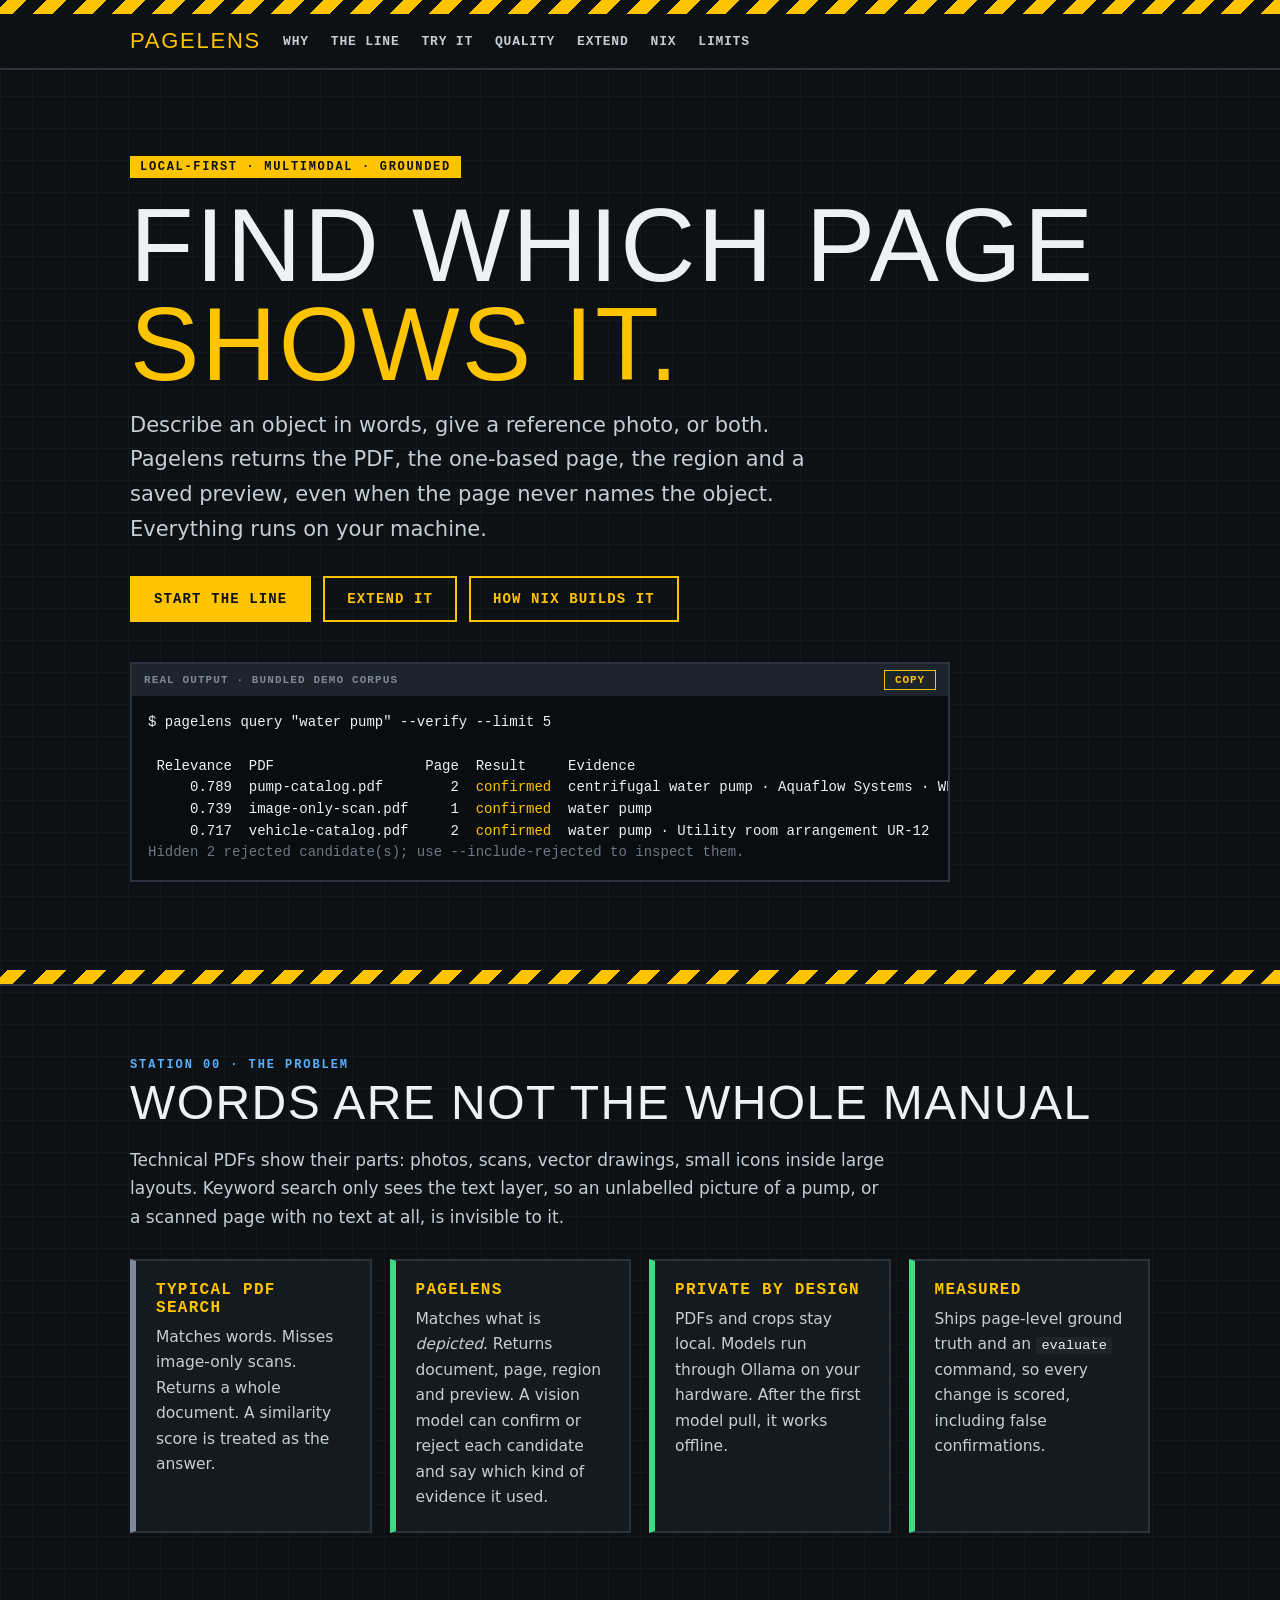
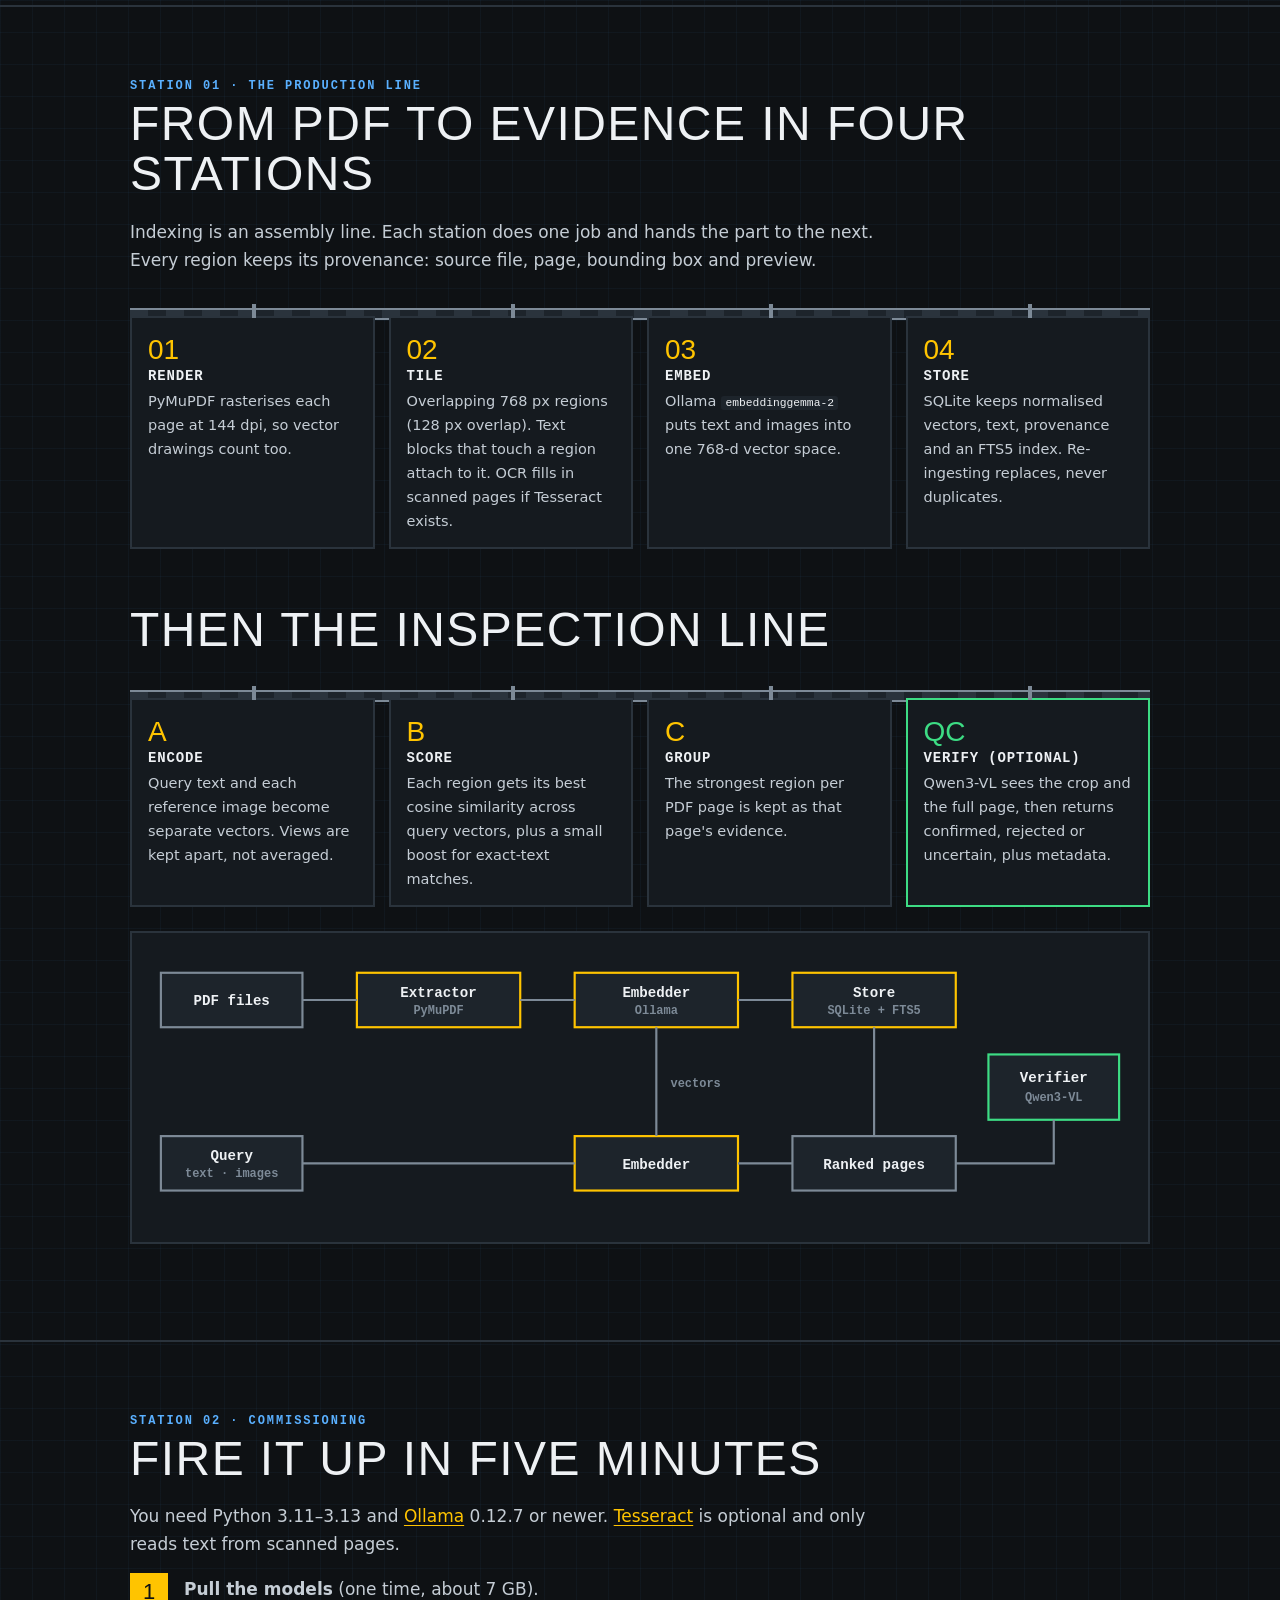
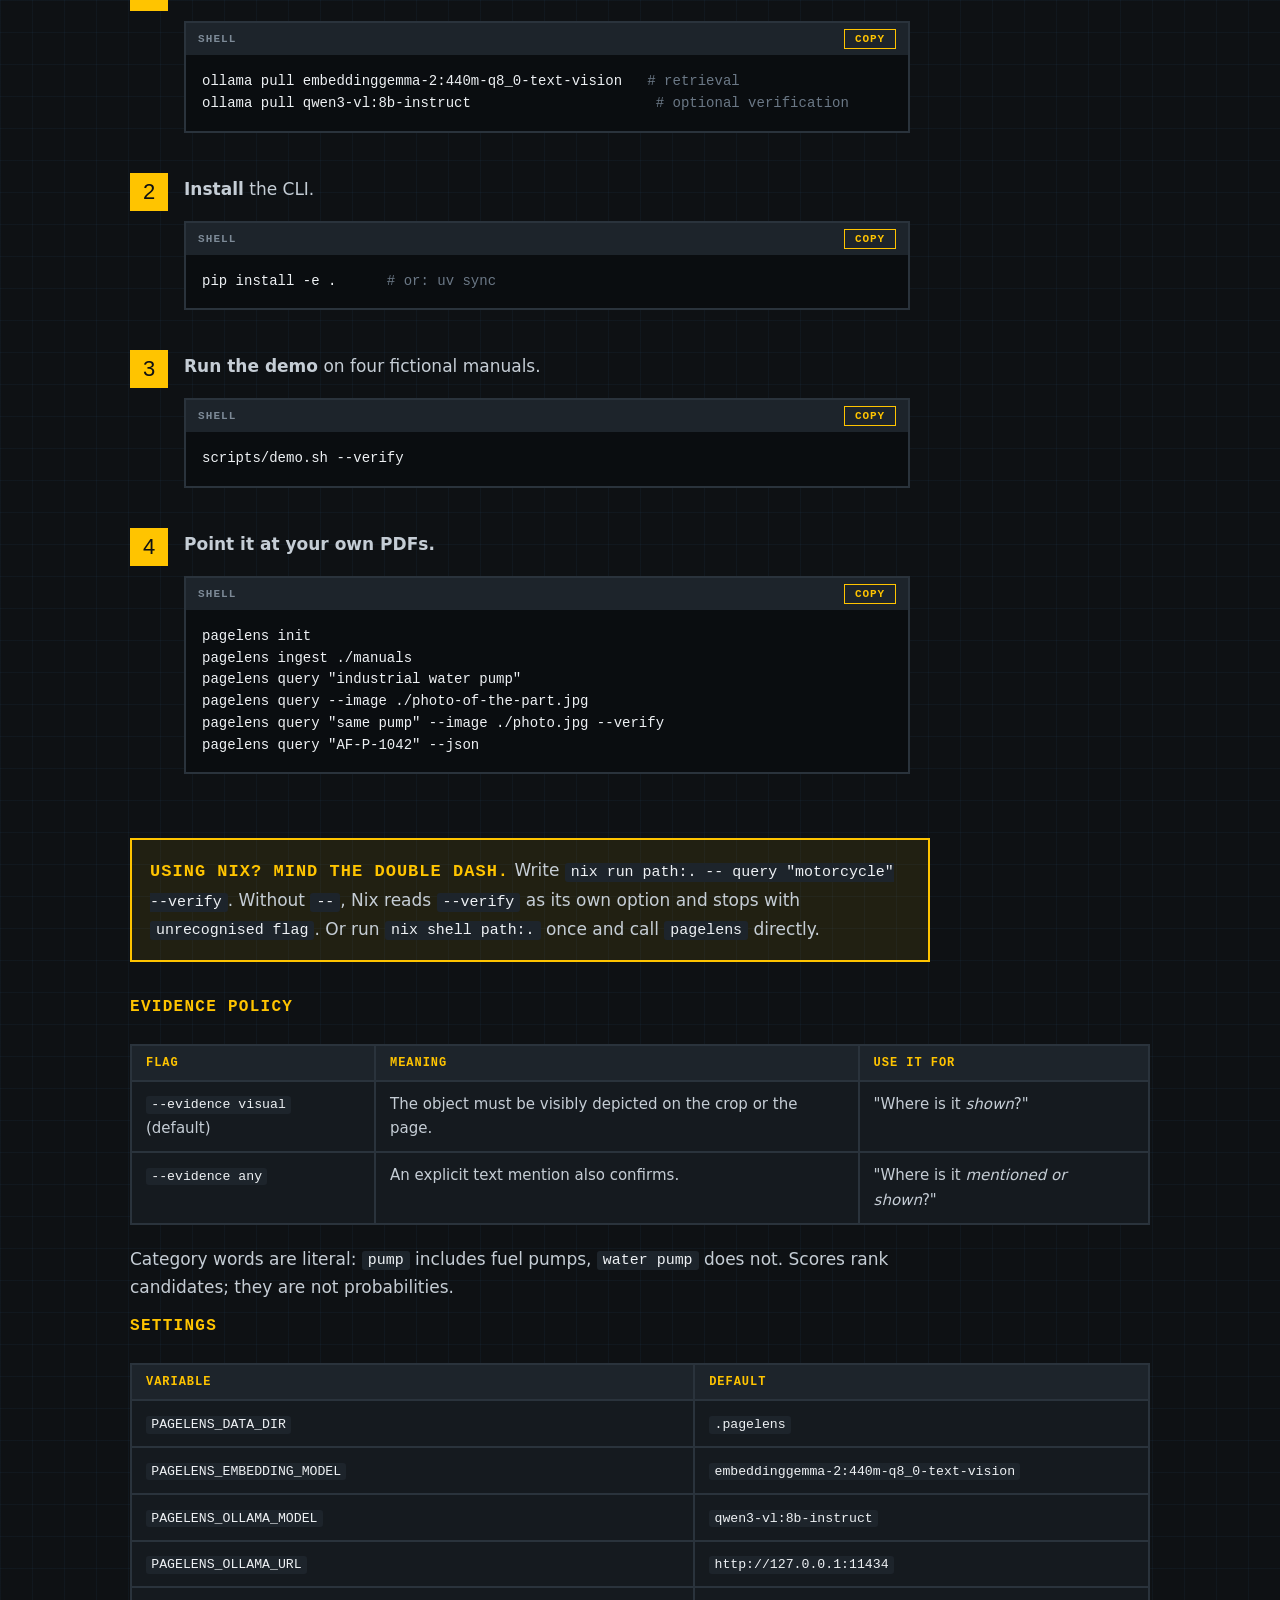
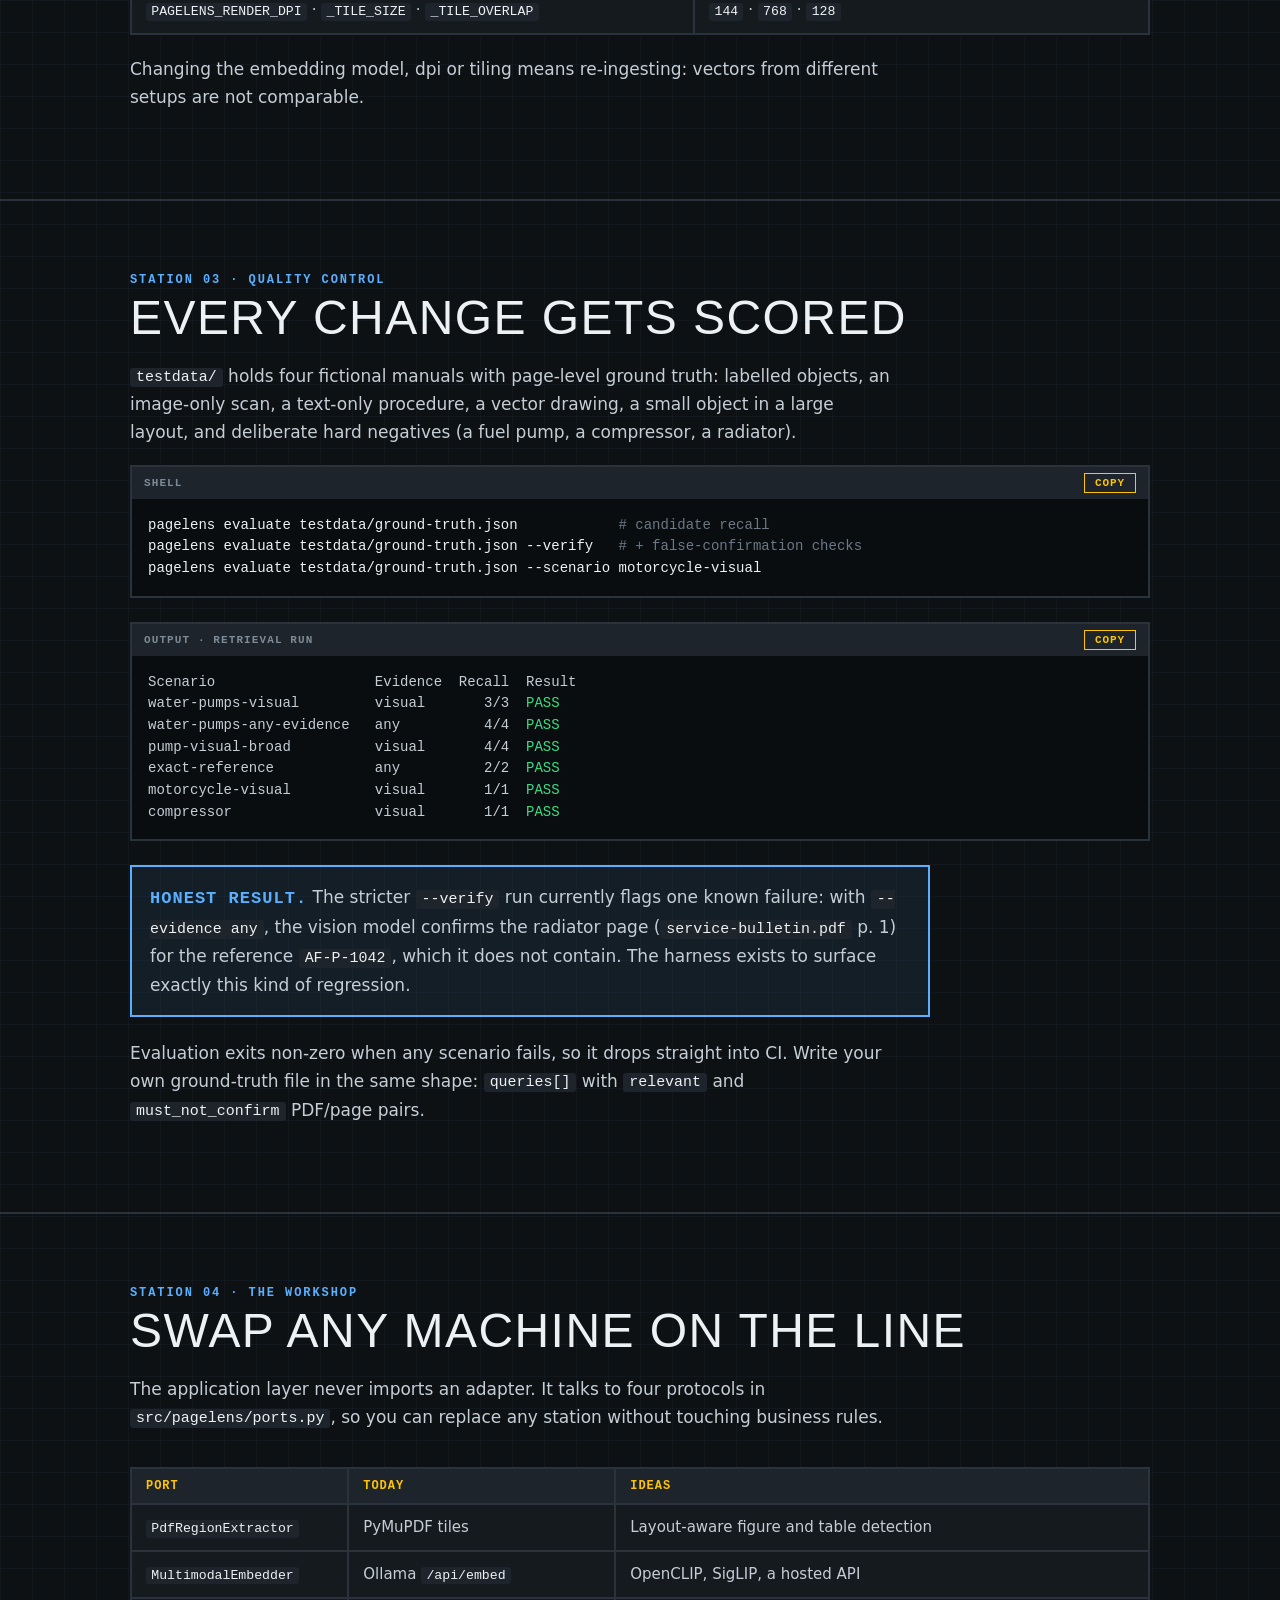
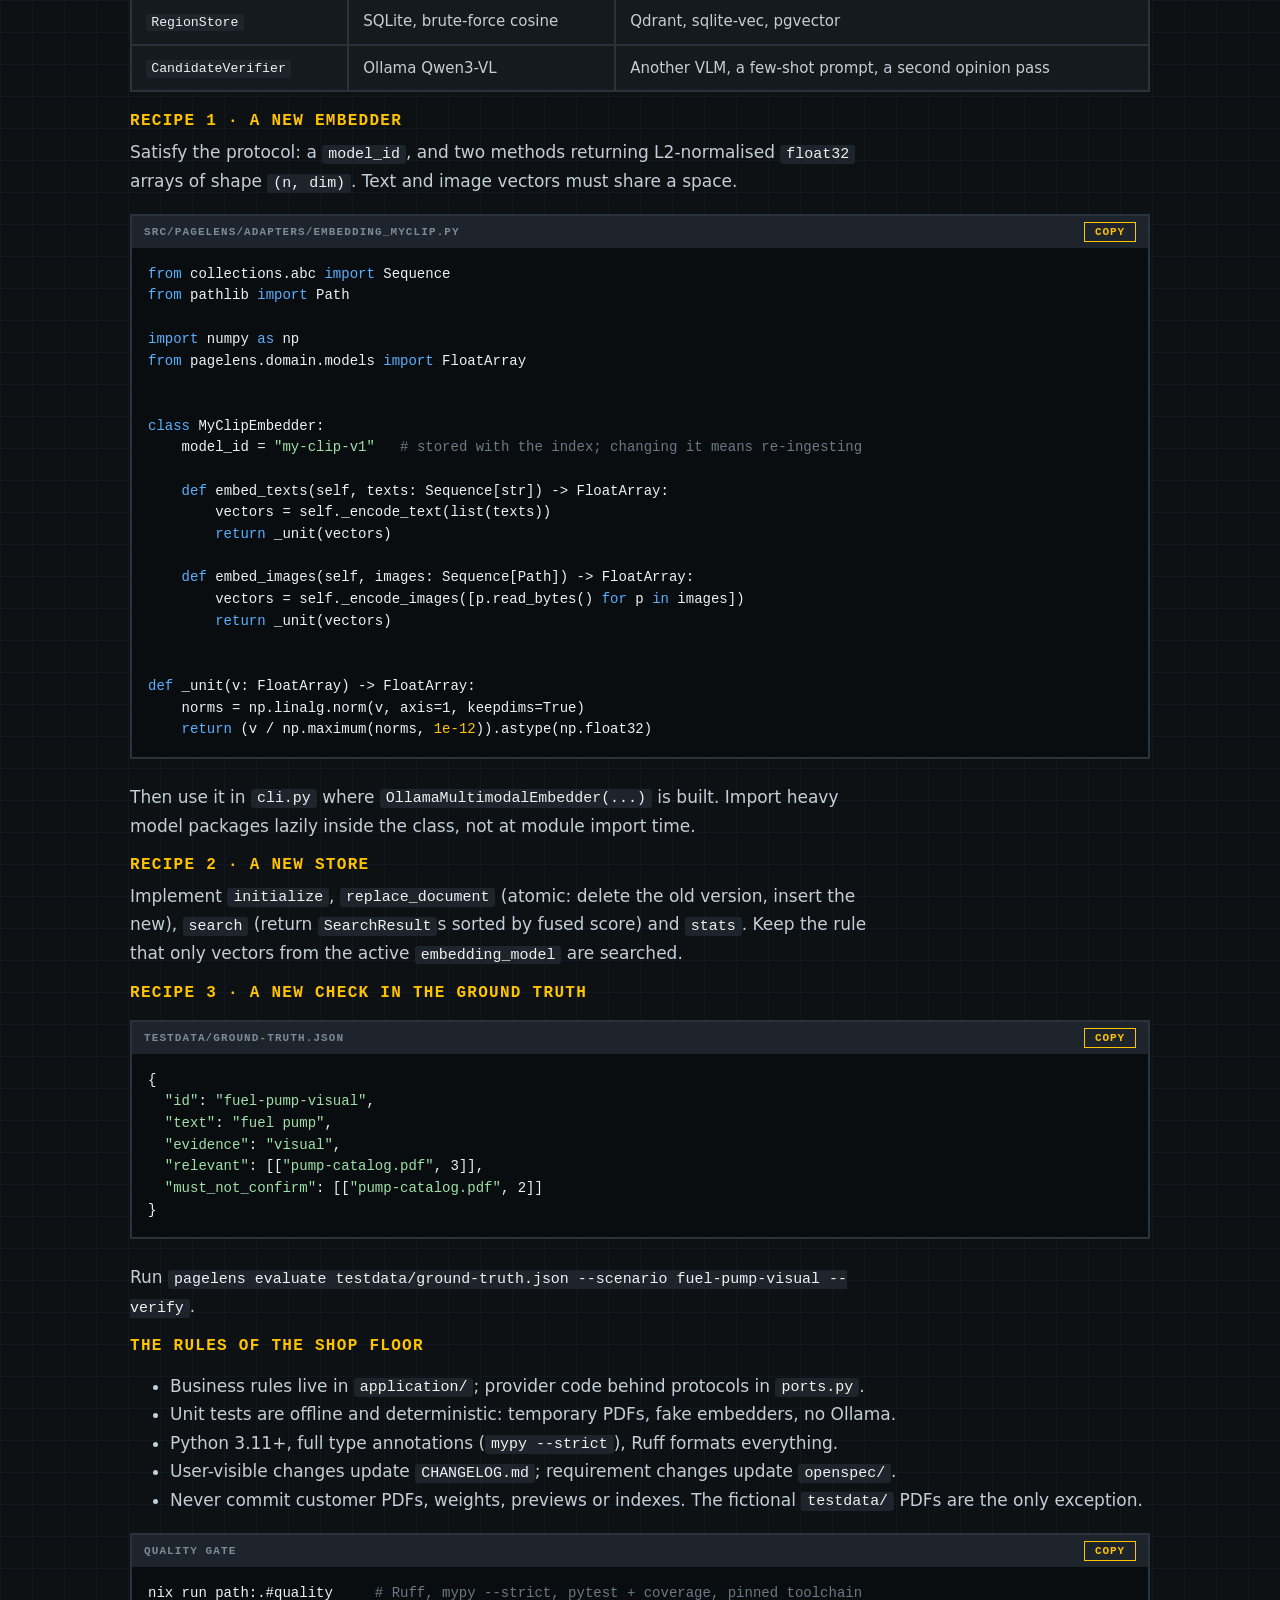
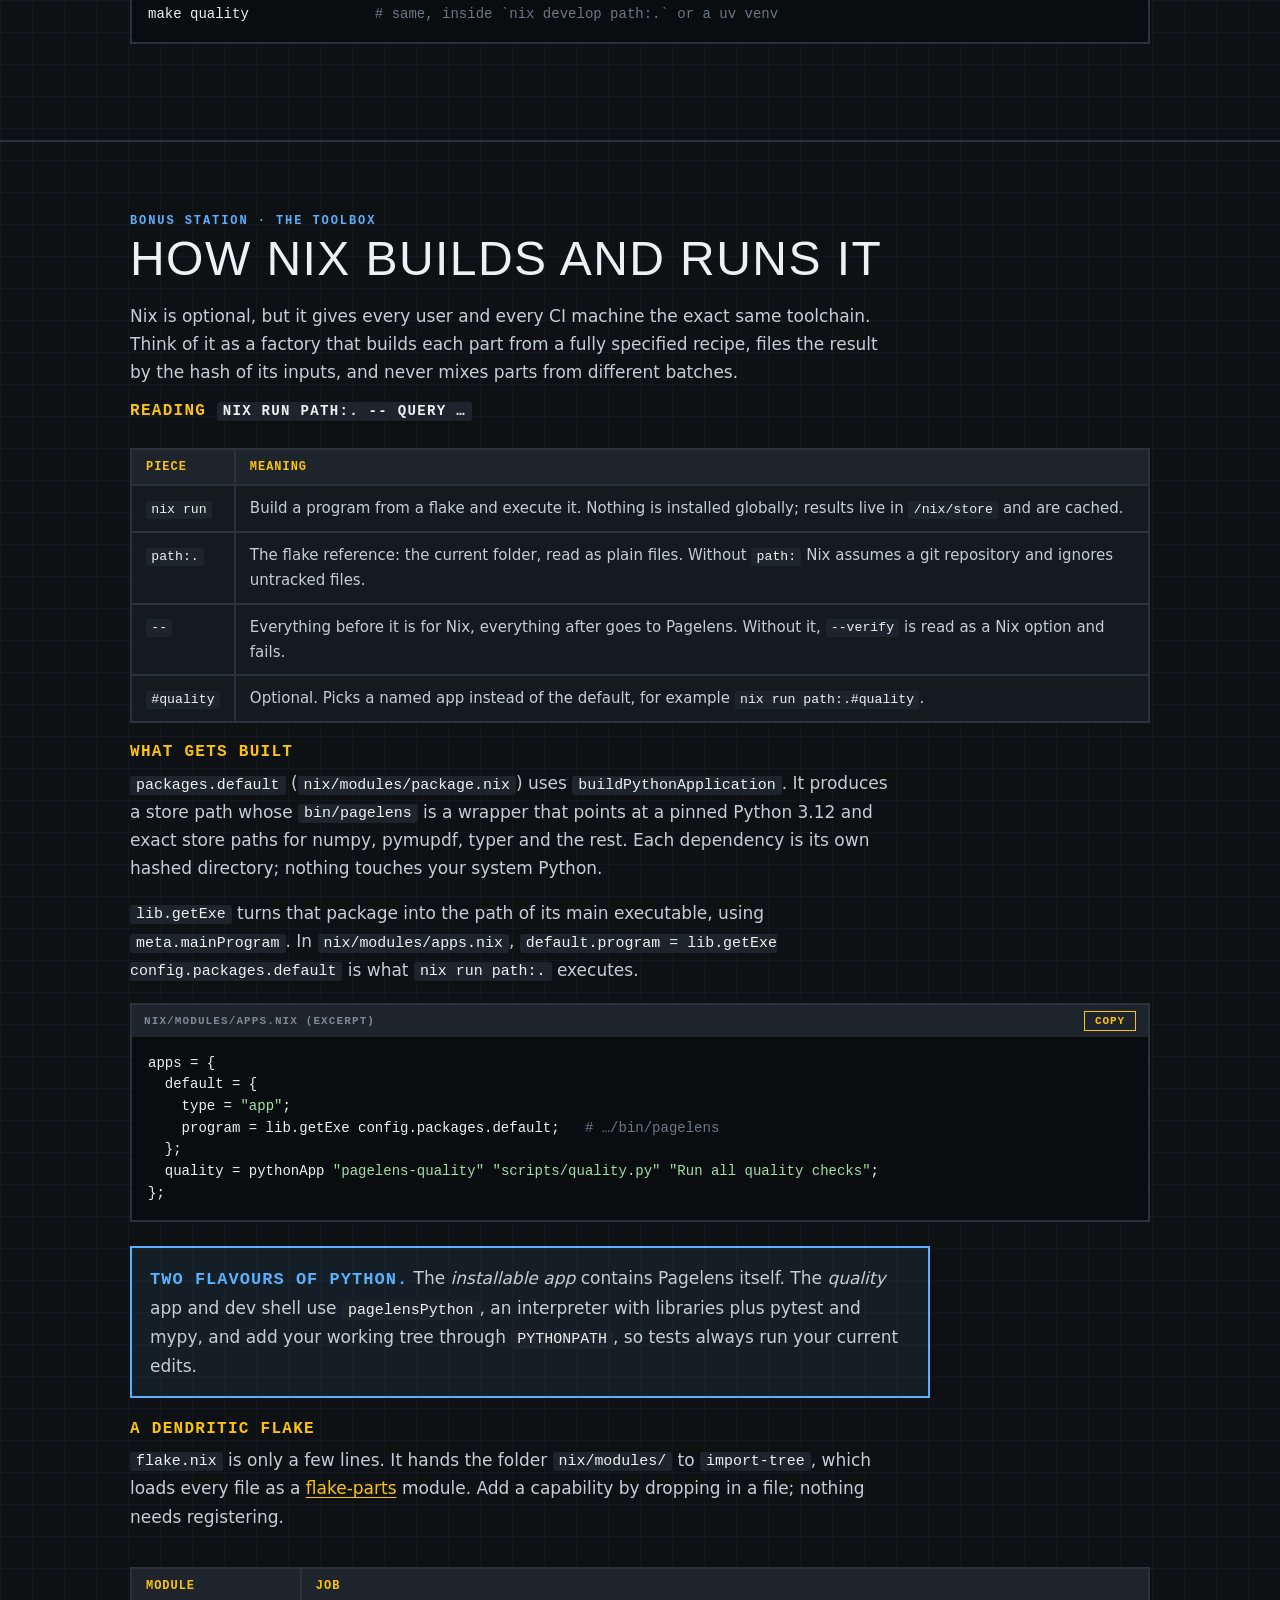
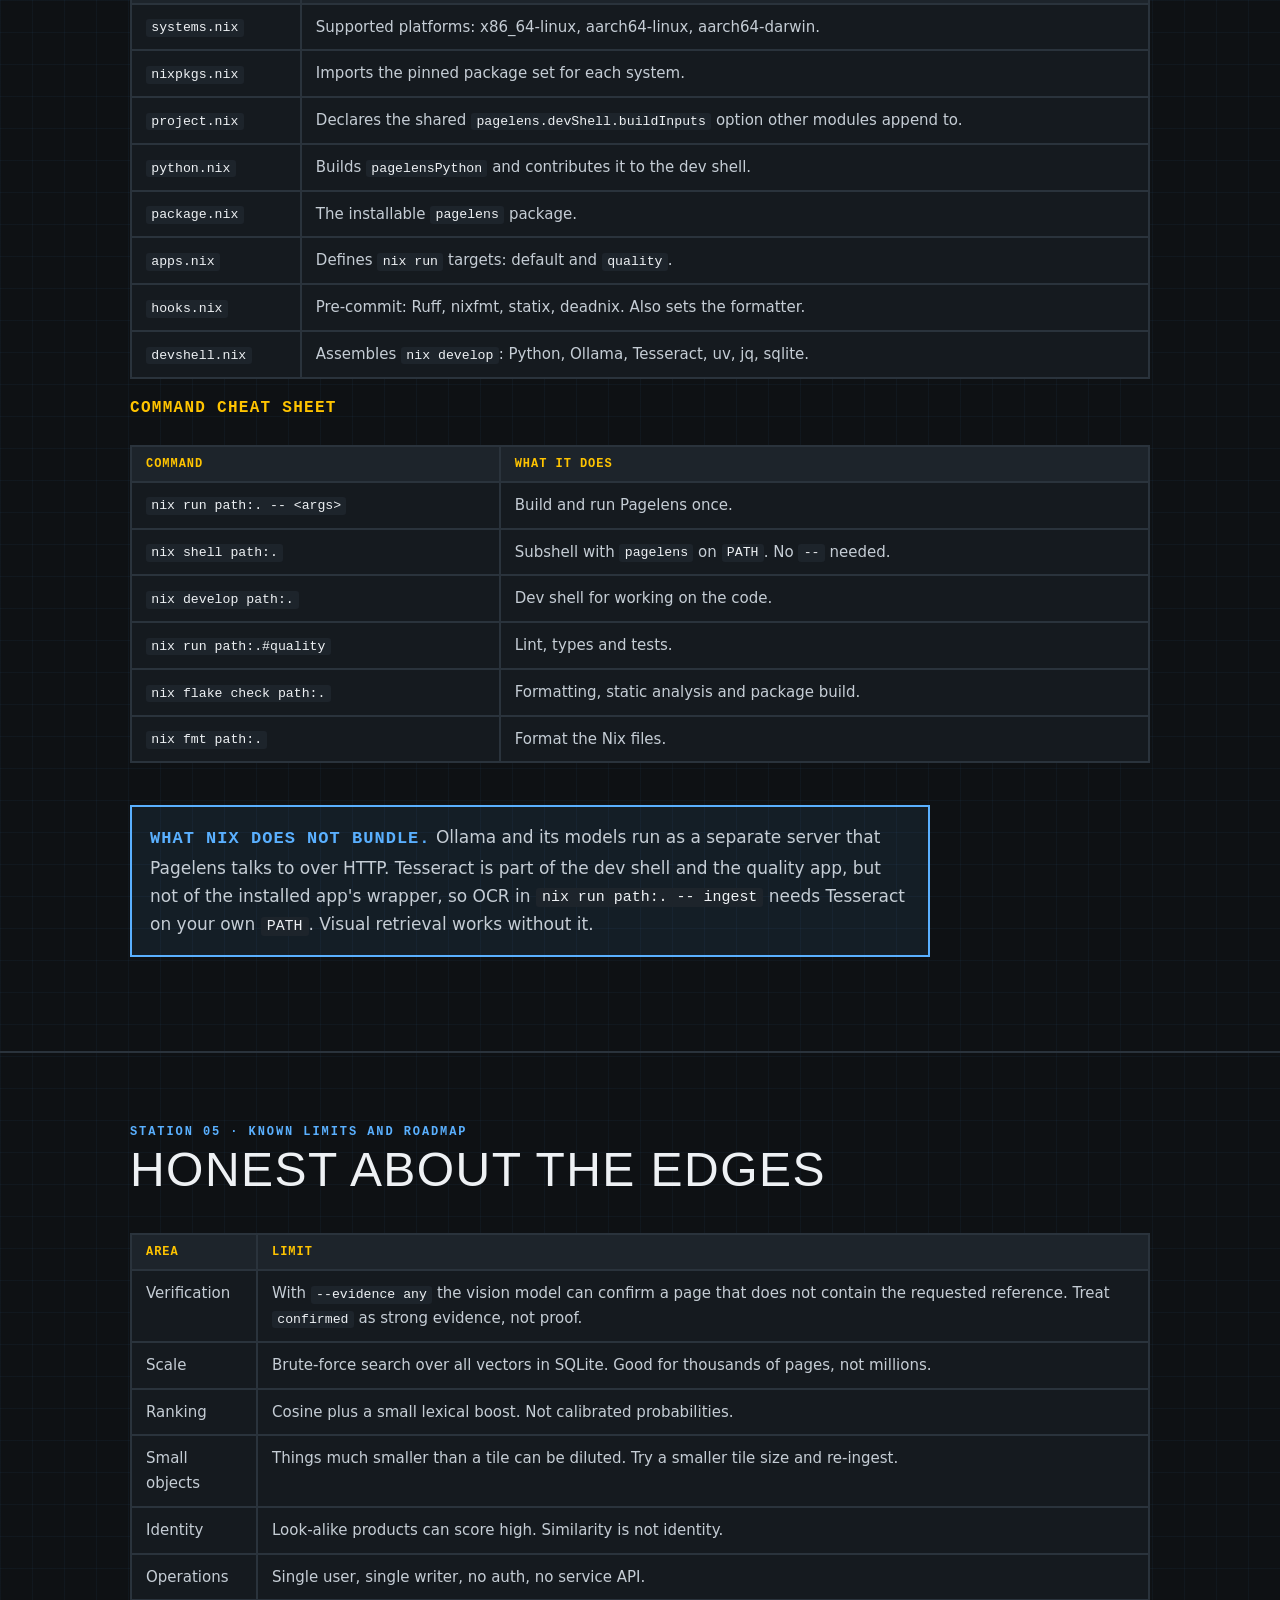
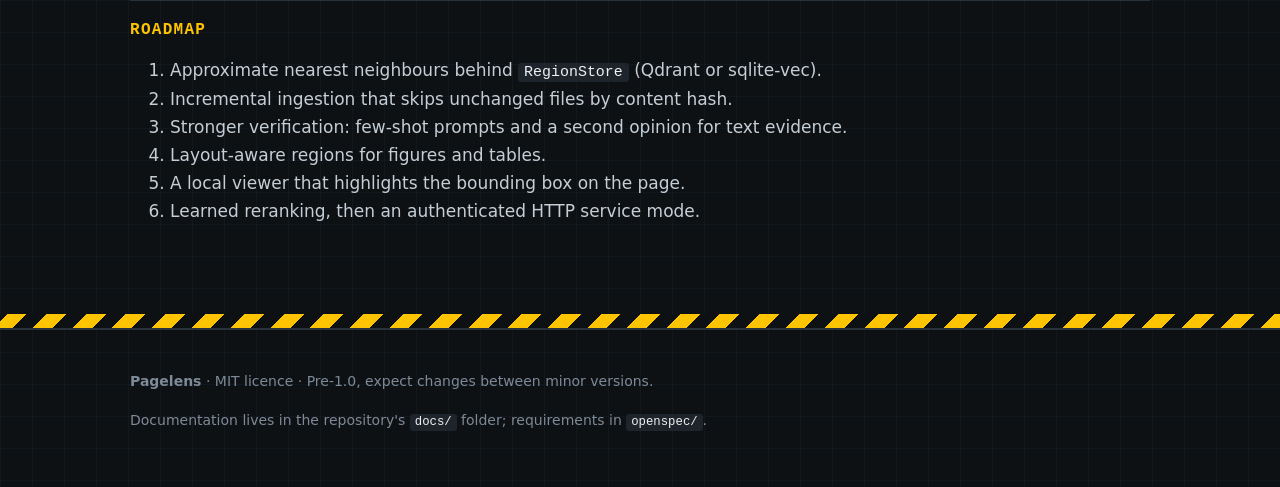
<file: site/index.html>
<!doctype html>
<html lang="en">
<head>
<meta charset="utf-8">
<meta name="viewport" content="width=device-width, initial-scale=1">
<title>Pagelens — Find which page shows it</title>
<meta name="description" content="Pagelens is a local-first multimodal search tool that finds which page of which PDF shows an object. How it works, how to run it, how to extend it, and how Nix builds it.">
<meta name="theme-color" content="#0e1114">
<link rel="icon" href="data:image/svg+xml,%3Csvg xmlns='http://www.w3.org/2000/svg' viewBox='0 0 32 32'%3E%3Crect width='32' height='32' fill='%230e1114'/%3E%3Cpath d='M0 26L26 0h6L0 32z' fill='%23ffc400'/%3E%3Ccircle cx='16' cy='16' r='6' fill='none' stroke='%23ffc400' stroke-width='3'/%3E%3C/svg%3E">
<link rel="stylesheet" href="style.css">
</head>
<body>
<div class="hazard" aria-hidden="true"></div>
<nav aria-label="Sections">
  <div class="wrap">
    <a class="brand" href="#top">Pagelens</a>
    <a class="link" href="#why">Why</a>
    <a class="link" href="#line">The line</a>
    <a class="link" href="#try">Try it</a>
    <a class="link" href="#qc">Quality</a>
    <a class="link" href="#extend">Extend</a>
    <a class="link" href="#nix">Nix</a>
    <a class="link" href="#limits">Limits</a>
  </div>
</nav>

<header class="hero" id="top">
  <div class="wrap">
    <span class="tag">Local-first · Multimodal · Grounded</span>
    <h1>Find which page<br><span>shows it.</span></h1>
    <p class="lede">Describe an object in words, give a reference photo, or both. Pagelens returns the PDF, the one-based page, the region and a saved preview, even when the page never names the object. Everything runs on your machine.</p>
    <div class="cta">
      <a class="btn primary" href="#try">Start the line</a>
      <a class="btn ghost" href="#extend">Extend it</a>
      <a class="btn ghost" href="#nix">How Nix builds it</a>
    </div>
    <div class="codebox" style="max-width:820px;margin-top:40px">
      <div class="bar"><span>Real output · bundled demo corpus</span><button type="button">Copy</button></div>
<pre>$ pagelens query "water pump" --verify --limit 5

 Relevance  PDF                  Page  Result     Evidence
     0.789  pump-catalog.pdf        2  <span class="o">confirmed</span>  centrifugal water pump · Aquaflow Systems · WP-450 · AF-P-1042
     0.739  image-only-scan.pdf     1  <span class="o">confirmed</span>  water pump
     0.717  vehicle-catalog.pdf     2  <span class="o">confirmed</span>  water pump · Utility room arrangement UR-12
<span class="c">Hidden 2 rejected candidate(s); use --include-rejected to inspect them.</span></pre>
    </div>
  </div>
</header>
<div class="hazard" aria-hidden="true"></div>

<main>
<section id="why">
  <div class="wrap">
    <div class="station">Station 00 · The problem</div>
    <h2>Words are not the whole manual</h2>
    <p>Technical PDFs show their parts: photos, scans, vector drawings, small icons inside large layouts. Keyword search only sees the text layer, so an unlabelled picture of a pump, or a scanned page with no text at all, is invisible to it.</p>
    <div class="grid">
      <div class="card bad"><h3>Typical PDF search</h3><p>Matches words. Misses image-only scans. Returns a whole document. A similarity score is treated as the answer.</p></div>
      <div class="card good"><h3>Pagelens</h3><p>Matches what is <em>depicted</em>. Returns document, page, region and preview. A vision model can confirm or reject each candidate and say which kind of evidence it used.</p></div>
      <div class="card good"><h3>Private by design</h3><p>PDFs and crops stay local. Models run through Ollama on your hardware. After the first model pull, it works offline.</p></div>
      <div class="card good"><h3>Measured</h3><p>Ships page-level ground truth and an <code>evaluate</code> command, so every change is scored, including false confirmations.</p></div>
    </div>
  </div>
</section>

<section id="line">
  <div class="wrap">
    <div class="station">Station 01 · The production line</div>
    <h2>From PDF to evidence in four stations</h2>
    <p>Indexing is an assembly line. Each station does one job and hands the part to the next. Every region keeps its provenance: source file, page, bounding box and preview.</p>

    <div class="line" aria-label="Ingestion pipeline">
      <div class="belt-wrap"><span class="part"></span><span class="part"></span><span class="part"></span><div class="belt"></div></div>
      <div class="stations">
        <div class="st"><div class="n">01</div><b>Render</b><span>PyMuPDF rasterises each page at 144 dpi, so vector drawings count too.</span></div>
        <div class="st"><div class="n">02</div><b>Tile</b><span>Overlapping 768 px regions (128 px overlap). Text blocks that touch a region attach to it. OCR fills in scanned pages if Tesseract exists.</span></div>
        <div class="st"><div class="n">03</div><b>Embed</b><span>Ollama <code>embeddinggemma-2</code> puts text and images into one 768-d vector space.</span></div>
        <div class="st"><div class="n">04</div><b>Store</b><span>SQLite keeps normalised vectors, text, provenance and an FTS5 index. Re-ingesting replaces, never duplicates.</span></div>
      </div>
    </div>

    <h2 style="margin-top:56px">Then the inspection line</h2>
    <div class="line" aria-label="Query pipeline">
      <div class="belt-wrap"><span class="part"></span><span class="part"></span><span class="part"></span><div class="belt"></div></div>
      <div class="stations">
        <div class="st"><div class="n">A</div><b>Encode</b><span>Query text and each reference image become separate vectors. Views are kept apart, not averaged.</span></div>
        <div class="st"><div class="n">B</div><b>Score</b><span>Each region gets its best cosine similarity across query vectors, plus a small boost for exact-text matches.</span></div>
        <div class="st"><div class="n">C</div><b>Group</b><span>The strongest region per PDF page is kept as that page's evidence.</span></div>
        <div class="st qc"><div class="n">QC</div><b>Verify (optional)</b><span>Qwen3-VL sees the crop and the full page, then returns confirmed, rejected or uncertain, plus metadata.</span></div>
      </div>
    </div>

    <div class="diagram" role="img" aria-label="Diagram: PDFs flow through the extractor, embedder and store; a query flows through the embedder to the store and optionally to the verifier.">
      <svg viewBox="0 0 900 250" xmlns="http://www.w3.org/2000/svg">
        <rect x="10" y="20" width="130" height="50"/><text x="75" y="50" text-anchor="middle">PDF files</text>
        <rect x="190" y="20" width="150" height="50" class="hot"/><text x="265" y="42" text-anchor="middle">Extractor</text><text x="265" y="58" text-anchor="middle" class="dim">PyMuPDF</text>
        <rect x="390" y="20" width="150" height="50" class="hot"/><text x="465" y="42" text-anchor="middle">Embedder</text><text x="465" y="58" text-anchor="middle" class="dim">Ollama</text>
        <rect x="590" y="20" width="150" height="50" class="hot"/><text x="665" y="42" text-anchor="middle">Store</text><text x="665" y="58" text-anchor="middle" class="dim">SQLite + FTS5</text>
        <path d="M140 45H190M340 45H390M540 45H590"/>
        <rect x="10" y="170" width="130" height="50"/><text x="75" y="192" text-anchor="middle">Query</text><text x="75" y="208" text-anchor="middle" class="dim">text · images</text>
        <rect x="390" y="170" width="150" height="50" class="hot"/><text x="465" y="200" text-anchor="middle">Embedder</text>
        <rect x="590" y="170" width="150" height="50"/><text x="665" y="200" text-anchor="middle">Ranked pages</text>
        <rect x="770" y="95" width="120" height="60" class="cool"/><text x="830" y="120" text-anchor="middle">Verifier</text><text x="830" y="138" text-anchor="middle" class="dim">Qwen3-VL</text>
        <path d="M140 195H390M540 195H590M465 170V70M665 70V170M740 195H830V155"/>
        <text x="478" y="125" class="dim">vectors</text>
      </svg>
    </div>
  </div>
</section>

<section id="try">
  <div class="wrap">
    <div class="station">Station 02 · Commissioning</div>
    <h2>Fire it up in five minutes</h2>
    <p>You need Python 3.11–3.13 and <a href="https://ollama.com">Ollama</a> 0.12.7 or newer. <a href="https://github.com/tesseract-ocr/tesseract">Tesseract</a> is optional and only reads text from scanned pages.</p>

    <ol class="steps">
      <li><strong>Pull the models</strong> (one time, about 7 GB).
        <div class="codebox"><div class="bar"><span>shell</span><button type="button">Copy</button></div>
<pre>ollama pull embeddinggemma-2:440m-q8_0-text-vision   <span class="c"># retrieval</span>
ollama pull qwen3-vl:8b-instruct                      <span class="c"># optional verification</span></pre></div></li>
      <li><strong>Install</strong> the CLI.
        <div class="codebox"><div class="bar"><span>shell</span><button type="button">Copy</button></div>
<pre>pip install -e .      <span class="c"># or: uv sync</span></pre></div></li>
      <li><strong>Run the demo</strong> on four fictional manuals.
        <div class="codebox"><div class="bar"><span>shell</span><button type="button">Copy</button></div>
<pre>scripts/demo.sh --verify</pre></div></li>
      <li><strong>Point it at your own PDFs.</strong>
        <div class="codebox"><div class="bar"><span>shell</span><button type="button">Copy</button></div>
<pre>pagelens init
pagelens ingest ./manuals
pagelens query "industrial water pump"
pagelens query --image ./photo-of-the-part.jpg
pagelens query "same pump" --image ./photo.jpg --verify
pagelens query "AF-P-1042" --json</pre></div></li>
    </ol>

    <div class="warn"><strong>Using Nix? Mind the double dash.</strong> Write <code>nix run path:. -- query "motorcycle" --verify</code>. Without <code>--</code>, Nix reads <code>--verify</code> as its own option and stops with <code>unrecognised flag</code>. Or run <code>nix shell path:.</code> once and call <code>pagelens</code> directly.</div>

    <h3 style="margin-top:36px">Evidence policy</h3>
    <div class="scroll"><table>
      <tr><th>Flag</th><th>Meaning</th><th>Use it for</th></tr>
      <tr><td><code>--evidence visual</code> (default)</td><td>The object must be visibly depicted on the crop or the page.</td><td>"Where is it <em>shown</em>?"</td></tr>
      <tr><td><code>--evidence any</code></td><td>An explicit text mention also confirms.</td><td>"Where is it <em>mentioned or shown</em>?"</td></tr>
    </table></div>
    <p>Category words are literal: <code>pump</code> includes fuel pumps, <code>water pump</code> does not. Scores rank candidates; they are not probabilities.</p>

    <h3>Settings</h3>
    <div class="scroll"><table>
      <tr><th>Variable</th><th>Default</th></tr>
      <tr><td><code>PAGELENS_DATA_DIR</code></td><td><code>.pagelens</code></td></tr>
      <tr><td><code>PAGELENS_EMBEDDING_MODEL</code></td><td><code>embeddinggemma-2:440m-q8_0-text-vision</code></td></tr>
      <tr><td><code>PAGELENS_OLLAMA_MODEL</code></td><td><code>qwen3-vl:8b-instruct</code></td></tr>
      <tr><td><code>PAGELENS_OLLAMA_URL</code></td><td><code>http://127.0.0.1:11434</code></td></tr>
      <tr><td><code>PAGELENS_RENDER_DPI</code> · <code>_TILE_SIZE</code> · <code>_TILE_OVERLAP</code></td><td><code>144</code> · <code>768</code> · <code>128</code></td></tr>
    </table></div>
    <p>Changing the embedding model, dpi or tiling means re-ingesting: vectors from different setups are not comparable.</p>
  </div>
</section>

<section id="qc">
  <div class="wrap">
    <div class="station">Station 03 · Quality control</div>
    <h2>Every change gets scored</h2>
    <p><code>testdata/</code> holds four fictional manuals with page-level ground truth: labelled objects, an image-only scan, a text-only procedure, a vector drawing, a small object in a large layout, and deliberate hard negatives (a fuel pump, a compressor, a radiator).</p>
    <div class="codebox"><div class="bar"><span>shell</span><button type="button">Copy</button></div>
<pre>pagelens evaluate testdata/ground-truth.json            <span class="c"># candidate recall</span>
pagelens evaluate testdata/ground-truth.json --verify   <span class="c"># + false-confirmation checks</span>
pagelens evaluate testdata/ground-truth.json --scenario motorcycle-visual</pre></div>
    <div class="codebox"><div class="bar"><span>Output · retrieval run</span><button type="button">Copy</button></div>
<pre class="out">Scenario                   Evidence  Recall  Result
water-pumps-visual         visual       3/3  <span class="ok">PASS</span>
water-pumps-any-evidence   any          4/4  <span class="ok">PASS</span>
pump-visual-broad          visual       4/4  <span class="ok">PASS</span>
exact-reference            any          2/2  <span class="ok">PASS</span>
motorcycle-visual          visual       1/1  <span class="ok">PASS</span>
compressor                 visual       1/1  <span class="ok">PASS</span></pre></div>
    <div class="note"><strong>Honest result.</strong> The stricter <code>--verify</code> run currently flags one known failure: with <code>--evidence any</code>, the vision model confirms the radiator page (<code>service-bulletin.pdf</code> p. 1) for the reference <code>AF-P-1042</code>, which it does not contain. The harness exists to surface exactly this kind of regression.</div>
    <p>Evaluation exits non-zero when any scenario fails, so it drops straight into CI. Write your own ground-truth file in the same shape: <code>queries[]</code> with <code>relevant</code> and <code>must_not_confirm</code> PDF/page pairs.</p>
  </div>
</section>

<section id="extend">
  <div class="wrap">
    <div class="station">Station 04 · The workshop</div>
    <h2>Swap any machine on the line</h2>
    <p>The application layer never imports an adapter. It talks to four protocols in <code>src/pagelens/ports.py</code>, so you can replace any station without touching business rules.</p>
    <div class="scroll"><table>
      <tr><th>Port</th><th>Today</th><th>Ideas</th></tr>
      <tr><td><code>PdfRegionExtractor</code></td><td>PyMuPDF tiles</td><td>Layout-aware figure and table detection</td></tr>
      <tr><td><code>MultimodalEmbedder</code></td><td>Ollama <code>/api/embed</code></td><td>OpenCLIP, SigLIP, a hosted API</td></tr>
      <tr><td><code>RegionStore</code></td><td>SQLite, brute-force cosine</td><td>Qdrant, sqlite-vec, pgvector</td></tr>
      <tr><td><code>CandidateVerifier</code></td><td>Ollama Qwen3-VL</td><td>Another VLM, a few-shot prompt, a second opinion pass</td></tr>
    </table></div>

    <h3>Recipe 1 · A new embedder</h3>
    <p>Satisfy the protocol: a <code>model_id</code>, and two methods returning L2-normalised <code>float32</code> arrays of shape <code>(n, dim)</code>. Text and image vectors must share a space.</p>
    <div class="codebox"><div class="bar"><span>src/pagelens/adapters/embedding_myclip.py</span><button type="button">Copy</button></div>
<pre><span class="k">from</span> collections.abc <span class="k">import</span> Sequence
<span class="k">from</span> pathlib <span class="k">import</span> Path

<span class="k">import</span> numpy <span class="k">as</span> np
<span class="k">from</span> pagelens.domain.models <span class="k">import</span> FloatArray


<span class="k">class</span> MyClipEmbedder:
    model_id = <span class="s">"my-clip-v1"</span>   <span class="c"># stored with the index; changing it means re-ingesting</span>

    <span class="k">def</span> embed_texts(self, texts: Sequence[str]) -&gt; FloatArray:
        vectors = self._encode_text(list(texts))
        <span class="k">return</span> _unit(vectors)

    <span class="k">def</span> embed_images(self, images: Sequence[Path]) -&gt; FloatArray:
        vectors = self._encode_images([p.read_bytes() <span class="k">for</span> p <span class="k">in</span> images])
        <span class="k">return</span> _unit(vectors)


<span class="k">def</span> _unit(v: FloatArray) -&gt; FloatArray:
    norms = np.linalg.norm(v, axis=1, keepdims=True)
    <span class="k">return</span> (v / np.maximum(norms, <span class="o">1e-12</span>)).astype(np.float32)</pre></div>
    <p>Then use it in <code>cli.py</code> where <code>OllamaMultimodalEmbedder(...)</code> is built. Import heavy model packages lazily inside the class, not at module import time.</p>

    <h3>Recipe 2 · A new store</h3>
    <p>Implement <code>initialize</code>, <code>replace_document</code> (atomic: delete the old version, insert the new), <code>search</code> (return <code>SearchResult</code>s sorted by fused score) and <code>stats</code>. Keep the rule that only vectors from the active <code>embedding_model</code> are searched.</p>

    <h3>Recipe 3 · A new check in the ground truth</h3>
    <div class="codebox"><div class="bar"><span>testdata/ground-truth.json</span><button type="button">Copy</button></div>
<pre>{
  <span class="s">"id"</span>: <span class="s">"fuel-pump-visual"</span>,
  <span class="s">"text"</span>: <span class="s">"fuel pump"</span>,
  <span class="s">"evidence"</span>: <span class="s">"visual"</span>,
  <span class="s">"relevant"</span>: [[<span class="s">"pump-catalog.pdf"</span>, 3]],
  <span class="s">"must_not_confirm"</span>: [[<span class="s">"pump-catalog.pdf"</span>, 2]]
}</pre></div>
    <p>Run <code>pagelens evaluate testdata/ground-truth.json --scenario fuel-pump-visual --verify</code>.</p>

    <h3>The rules of the shop floor</h3>
    <ul>
      <li>Business rules live in <code>application/</code>; provider code behind protocols in <code>ports.py</code>.</li>
      <li>Unit tests are offline and deterministic: temporary PDFs, fake embedders, no Ollama.</li>
      <li>Python 3.11+, full type annotations (<code>mypy --strict</code>), Ruff formats everything.</li>
      <li>User-visible changes update <code>CHANGELOG.md</code>; requirement changes update <code>openspec/</code>.</li>
      <li>Never commit customer PDFs, weights, previews or indexes. The fictional <code>testdata/</code> PDFs are the only exception.</li>
    </ul>
    <div class="codebox"><div class="bar"><span>Quality gate</span><button type="button">Copy</button></div>
<pre>nix run path:.#quality     <span class="c"># Ruff, mypy --strict, pytest + coverage, pinned toolchain</span>
make quality               <span class="c"># same, inside `nix develop path:.` or a uv venv</span></pre></div>
  </div>
</section>

<section id="nix">
  <div class="wrap">
    <div class="station">Bonus station · The toolbox</div>
    <h2>How Nix builds and runs it</h2>
    <p>Nix is optional, but it gives every user and every CI machine the exact same toolchain. Think of it as a factory that builds each part from a fully specified recipe, files the result by the hash of its inputs, and never mixes parts from different batches.</p>

    <h3>Reading <code>nix run path:. -- query …</code></h3>
    <div class="scroll"><table>
      <tr><th>Piece</th><th>Meaning</th></tr>
      <tr><td><code>nix run</code></td><td>Build a program from a flake and execute it. Nothing is installed globally; results live in <code>/nix/store</code> and are cached.</td></tr>
      <tr><td><code>path:.</code></td><td>The flake reference: the current folder, read as plain files. Without <code>path:</code> Nix assumes a git repository and ignores untracked files.</td></tr>
      <tr><td><code>--</code></td><td>Everything before it is for Nix, everything after goes to Pagelens. Without it, <code>--verify</code> is read as a Nix option and fails.</td></tr>
      <tr><td><code>#quality</code></td><td>Optional. Picks a named app instead of the default, for example <code>nix run path:.#quality</code>.</td></tr>
    </table></div>

    <h3>What gets built</h3>
    <p><code>packages.default</code> (<code>nix/modules/package.nix</code>) uses <code>buildPythonApplication</code>. It produces a store path whose <code>bin/pagelens</code> is a wrapper that points at a pinned Python 3.12 and exact store paths for numpy, pymupdf, typer and the rest. Each dependency is its own hashed directory; nothing touches your system Python.</p>
    <p><code>lib.getExe</code> turns that package into the path of its main executable, using <code>meta.mainProgram</code>. In <code>nix/modules/apps.nix</code>, <code>default.program = lib.getExe config.packages.default</code> is what <code>nix run path:.</code> executes.</p>
    <div class="codebox"><div class="bar"><span>nix/modules/apps.nix (excerpt)</span><button type="button">Copy</button></div>
<pre>apps = {
  default = {
    type = <span class="s">"app"</span>;
    program = lib.getExe config.packages.default;   <span class="c"># …/bin/pagelens</span>
  };
  quality = pythonApp <span class="s">"pagelens-quality"</span> <span class="s">"scripts/quality.py"</span> <span class="s">"Run all quality checks"</span>;
};</pre></div>
    <div class="note"><strong>Two flavours of Python.</strong> The <em>installable app</em> contains Pagelens itself. The <em>quality</em> app and dev shell use <code>pagelensPython</code>, an interpreter with libraries plus pytest and mypy, and add your working tree through <code>PYTHONPATH</code>, so tests always run your current edits.</div>

    <h3>A dendritic flake</h3>
    <p><code>flake.nix</code> is only a few lines. It hands the folder <code>nix/modules/</code> to <code>import-tree</code>, which loads every file as a <a href="https://flake.parts">flake-parts</a> module. Add a capability by dropping in a file; nothing needs registering.</p>
    <div class="scroll"><table>
      <tr><th>Module</th><th>Job</th></tr>
      <tr><td><code>systems.nix</code></td><td>Supported platforms: x86_64-linux, aarch64-linux, aarch64-darwin.</td></tr>
      <tr><td><code>nixpkgs.nix</code></td><td>Imports the pinned package set for each system.</td></tr>
      <tr><td><code>project.nix</code></td><td>Declares the shared <code>pagelens.devShell.buildInputs</code> option other modules append to.</td></tr>
      <tr><td><code>python.nix</code></td><td>Builds <code>pagelensPython</code> and contributes it to the dev shell.</td></tr>
      <tr><td><code>package.nix</code></td><td>The installable <code>pagelens</code> package.</td></tr>
      <tr><td><code>apps.nix</code></td><td>Defines <code>nix run</code> targets: default and <code>quality</code>.</td></tr>
      <tr><td><code>hooks.nix</code></td><td>Pre-commit: Ruff, nixfmt, statix, deadnix. Also sets the formatter.</td></tr>
      <tr><td><code>devshell.nix</code></td><td>Assembles <code>nix develop</code>: Python, Ollama, Tesseract, uv, jq, sqlite.</td></tr>
    </table></div>

    <h3>Command cheat sheet</h3>
    <div class="scroll"><table>
      <tr><th>Command</th><th>What it does</th></tr>
      <tr><td><code>nix run path:. -- &lt;args&gt;</code></td><td>Build and run Pagelens once.</td></tr>
      <tr><td><code>nix shell path:.</code></td><td>Subshell with <code>pagelens</code> on <code>PATH</code>. No <code>--</code> needed.</td></tr>
      <tr><td><code>nix develop path:.</code></td><td>Dev shell for working on the code.</td></tr>
      <tr><td><code>nix run path:.#quality</code></td><td>Lint, types and tests.</td></tr>
      <tr><td><code>nix flake check path:.</code></td><td>Formatting, static analysis and package build.</td></tr>
      <tr><td><code>nix fmt path:.</code></td><td>Format the Nix files.</td></tr>
    </table></div>
    <div class="note"><strong>What Nix does not bundle.</strong> Ollama and its models run as a separate server that Pagelens talks to over HTTP. Tesseract is part of the dev shell and the quality app, but not of the installed app's wrapper, so OCR in <code>nix run path:. -- ingest</code> needs Tesseract on your own <code>PATH</code>. Visual retrieval works without it.</div>
  </div>
</section>

<section id="limits">
  <div class="wrap">
    <div class="station">Station 05 · Known limits and roadmap</div>
    <h2>Honest about the edges</h2>
    <div class="scroll"><table>
      <tr><th>Area</th><th>Limit</th></tr>
      <tr><td>Verification</td><td>With <code>--evidence any</code> the vision model can confirm a page that does not contain the requested reference. Treat <code>confirmed</code> as strong evidence, not proof.</td></tr>
      <tr><td>Scale</td><td>Brute-force search over all vectors in SQLite. Good for thousands of pages, not millions.</td></tr>
      <tr><td>Ranking</td><td>Cosine plus a small lexical boost. Not calibrated probabilities.</td></tr>
      <tr><td>Small objects</td><td>Things much smaller than a tile can be diluted. Try a smaller tile size and re-ingest.</td></tr>
      <tr><td>Identity</td><td>Look-alike products can score high. Similarity is not identity.</td></tr>
      <tr><td>Operations</td><td>Single user, single writer, no auth, no service API.</td></tr>
    </table></div>
    <h3>Roadmap</h3>
    <ol>
      <li>Approximate nearest neighbours behind <code>RegionStore</code> (Qdrant or sqlite-vec).</li>
      <li>Incremental ingestion that skips unchanged files by content hash.</li>
      <li>Stronger verification: few-shot prompts and a second opinion for text evidence.</li>
      <li>Layout-aware regions for figures and tables.</li>
      <li>A local viewer that highlights the bounding box on the page.</li>
      <li>Learned reranking, then an authenticated HTTP service mode.</li>
    </ol>
  </div>
</section>
</main>

<div class="hazard" aria-hidden="true"></div>
<footer>
  <div class="wrap">
    <div><strong>Pagelens</strong> · MIT licence · Pre-1.0, expect changes between minor versions.</div>
    <div>Documentation lives in the repository's <code>docs/</code> folder; requirements in <code>openspec/</code>.</div>
  </div>
</footer>
<script src="app.js"></script>
</body>
</html>
</file>
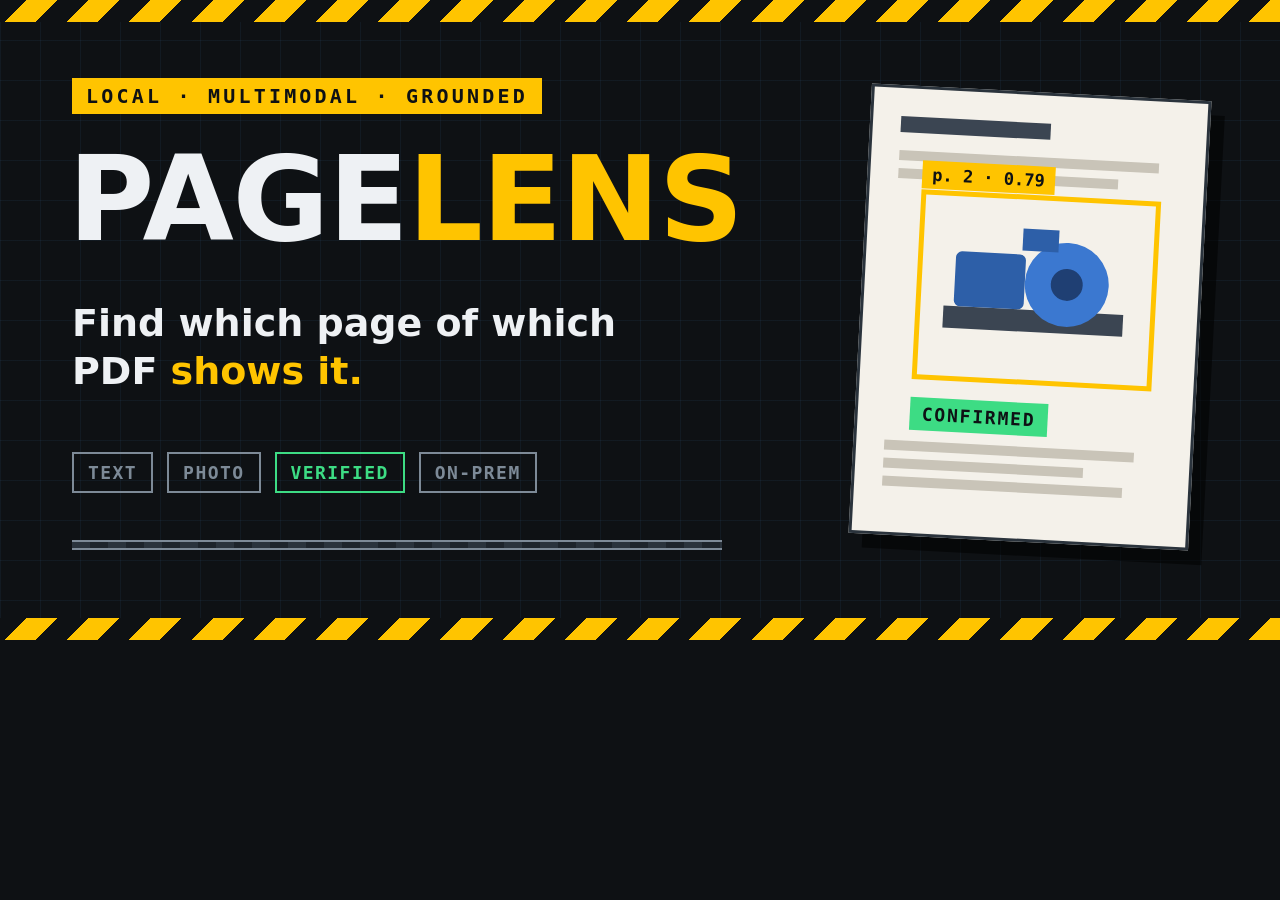
<file: site/social-preview.html>
<!doctype html>
<html lang="en"><head><meta charset="utf-8"><title>Pagelens social preview</title>
<style>
  :root { --y:#ffc400; --bg:#0e1114; --p:#eef1f4; --m:#7d8a97; --b:#5ab0ff; --ok:#3ddc84; }
  * { box-sizing: border-box; margin: 0; }
  html, body { width: 1280px; height: 640px; overflow: hidden; background: var(--bg); }
  body {
    position: relative; font-family: system-ui, sans-serif; color: var(--p);
    background-image: linear-gradient(rgba(90,176,255,.06) 1px, transparent 1px), linear-gradient(90deg, rgba(90,176,255,.06) 1px, transparent 1px);
    background-size: 40px 40px;
  }
  .hz { position: absolute; left: 0; right: 0; height: 22px; background: repeating-linear-gradient(-45deg, var(--y) 0 22px, var(--bg) 22px 44px); }
  .top { top: 0; } .bot { bottom: 0; }
  .tag { position: absolute; left: 72px; top: 78px; font: 700 20px ui-monospace, Menlo, monospace; letter-spacing: .16em; text-transform: uppercase; background: var(--y); color: var(--bg); padding: 6px 14px; }
  h1 { position: absolute; left: 68px; top: 140px; font: 900 118px/1 Impact, "Arial Black", "DejaVu Sans", sans-serif; letter-spacing: -.01em; text-transform: uppercase; }
  h1 span { color: var(--y); }
  .sub { position: absolute; left: 72px; top: 300px; width: 640px; font: 600 38px/1.25 system-ui, sans-serif; color: var(--p); }
  .sub em { font-style: normal; color: var(--y); }
  .chips { position: absolute; left: 72px; top: 452px; display: flex; gap: 14px; }
  .chip { font: 700 18px ui-monospace, Menlo, monospace; letter-spacing: .08em; text-transform: uppercase; border: 2px solid var(--m); color: var(--m); padding: 8px 14px; }
  .chip.on { border-color: var(--ok); color: var(--ok); }
  .belt { position: absolute; left: 72px; top: 540px; width: 650px; height: 10px; background: repeating-linear-gradient(90deg, #2a333c 0 18px, #1d242b 18px 36px); border-top: 2px solid var(--m); border-bottom: 2px solid var(--m); }

  /* page mock */
  .page { position: absolute; right: 80px; top: 92px; width: 340px; height: 450px; background: #f4f1ea; transform: rotate(3deg); box-shadow: 14px 14px 0 rgba(0,0,0,.55); border: 3px solid #2a333c; }
  .page .l { position: absolute; left: 28px; height: 10px; background: #c9c4b8; }
  .page .h { position: absolute; left: 28px; top: 28px; width: 150px; height: 16px; background: #3b4552; }
  .page .pump { position: absolute; left: 70px; top: 120px; width: 200px; height: 150px; }
  .box { position: absolute; left: 52px; top: 100px; width: 240px; height: 190px; border: 5px solid var(--y); }
  .box::before { content: "p. 2 · 0.79"; position: absolute; left: -5px; top: -34px; background: var(--y); color: var(--bg); font: 700 17px ui-monospace, Menlo, monospace; padding: 4px 10px; }
  .badge { position: absolute; left: 52px; top: 308px; background: var(--ok); color: var(--bg); font: 800 18px ui-monospace, Menlo, monospace; letter-spacing: .1em; padding: 6px 12px; }
</style></head>
<body>
  <div class="hz top"></div>
  <div class="tag">Local · Multimodal · Grounded</div>
  <h1>Page<span>lens</span></h1>
  <div class="sub">Find which page of which PDF <em>shows it.</em></div>
  <div class="chips"><span class="chip">Text</span><span class="chip">Photo</span><span class="chip on">Verified</span><span class="chip">On-prem</span></div>
  <div class="belt"></div>

  <div class="page">
    <div class="h"></div>
    <div class="l" style="top:62px;width:260px"></div><div class="l" style="top:80px;width:220px"></div>
    <svg class="pump" viewBox="0 0 200 150" xmlns="http://www.w3.org/2000/svg">
      <rect x="10" y="95" width="180" height="22" fill="#3b4552"/>
      <rect x="20" y="40" width="70" height="55" rx="6" fill="#2d5fa8"/>
      <circle cx="132" cy="68" r="42" fill="#3b78d0"/><circle cx="132" cy="68" r="16" fill="#1f3f73"/>
      <rect x="86" y="14" width="36" height="22" fill="#2d5fa8"/>
    </svg>
    <div class="box"></div><div class="badge">CONFIRMED</div>
    <div class="l" style="top:352px;width:250px"></div><div class="l" style="top:370px;width:200px"></div><div class="l" style="top:388px;width:240px"></div>
  </div>
  <div class="hz bot"></div>
</body></html>
</file>
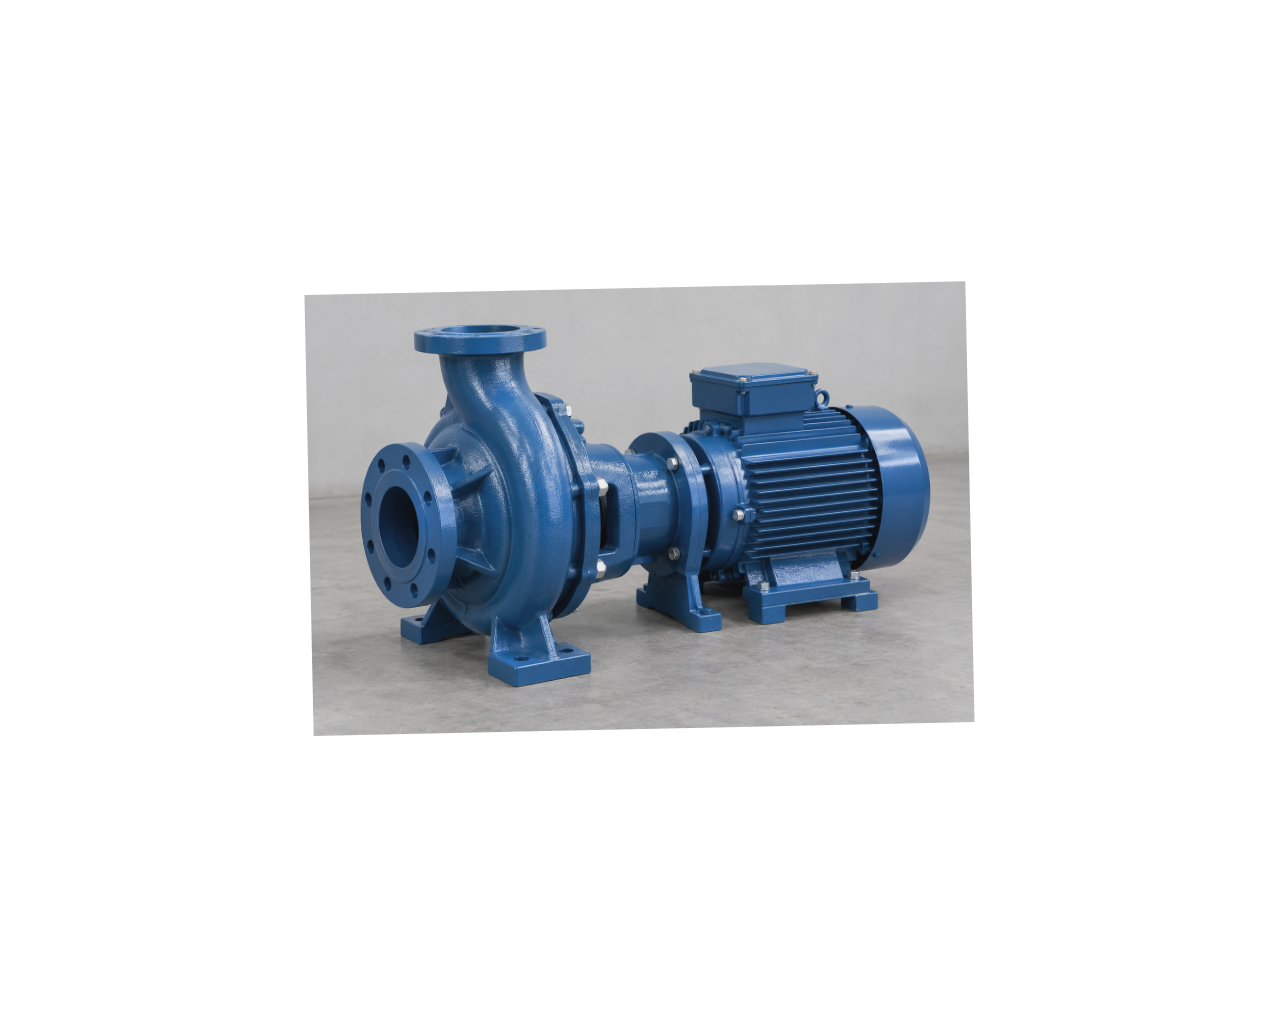
<file: testdata/sources/image_only_scan.html>
<!doctype html>
<html lang="en">
  <head>
    <meta charset="utf-8">
    <link rel="stylesheet" href="manual.css">
    <title>Unlabelled Scanned Plate</title>
  </head>
  <body>
    <section class="page scan-page">
      <img src="../assets/centrifugal-water-pump.png" alt="">
    </section>
  </body>
</html>
</file>
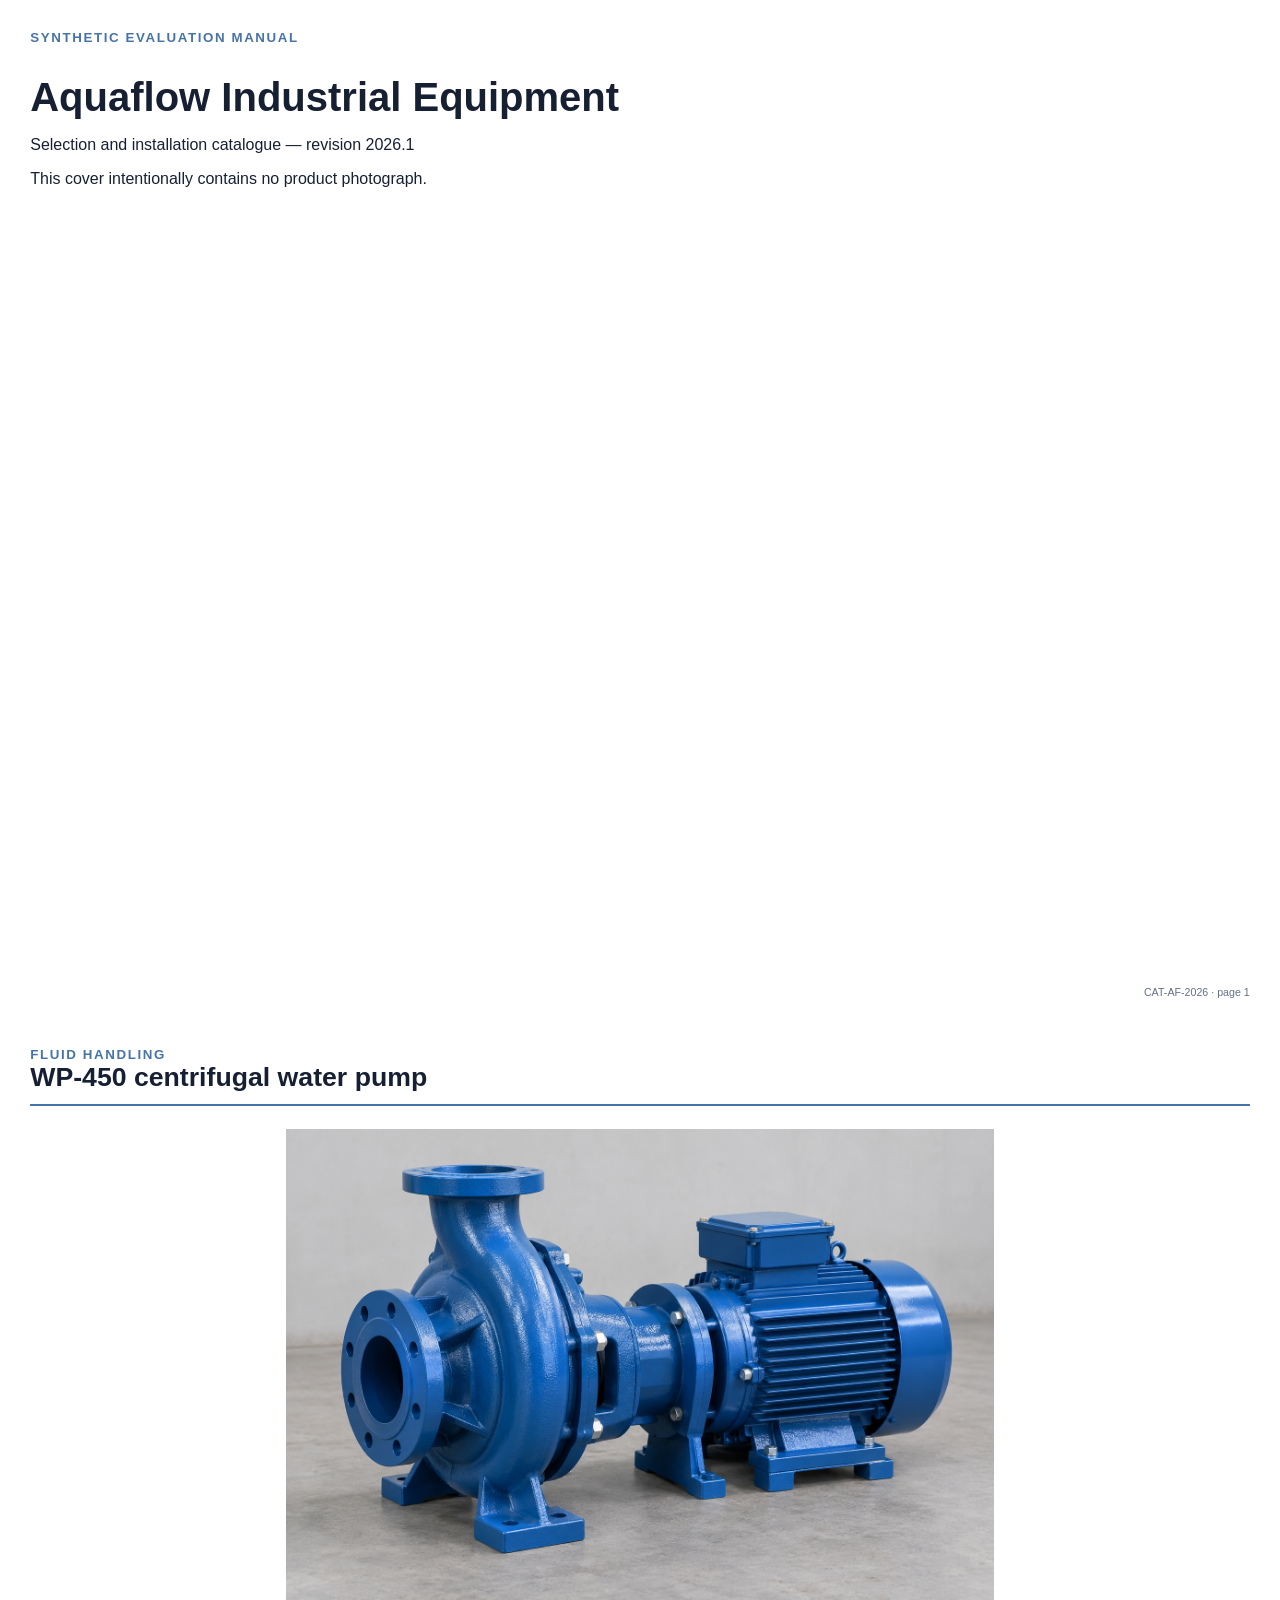
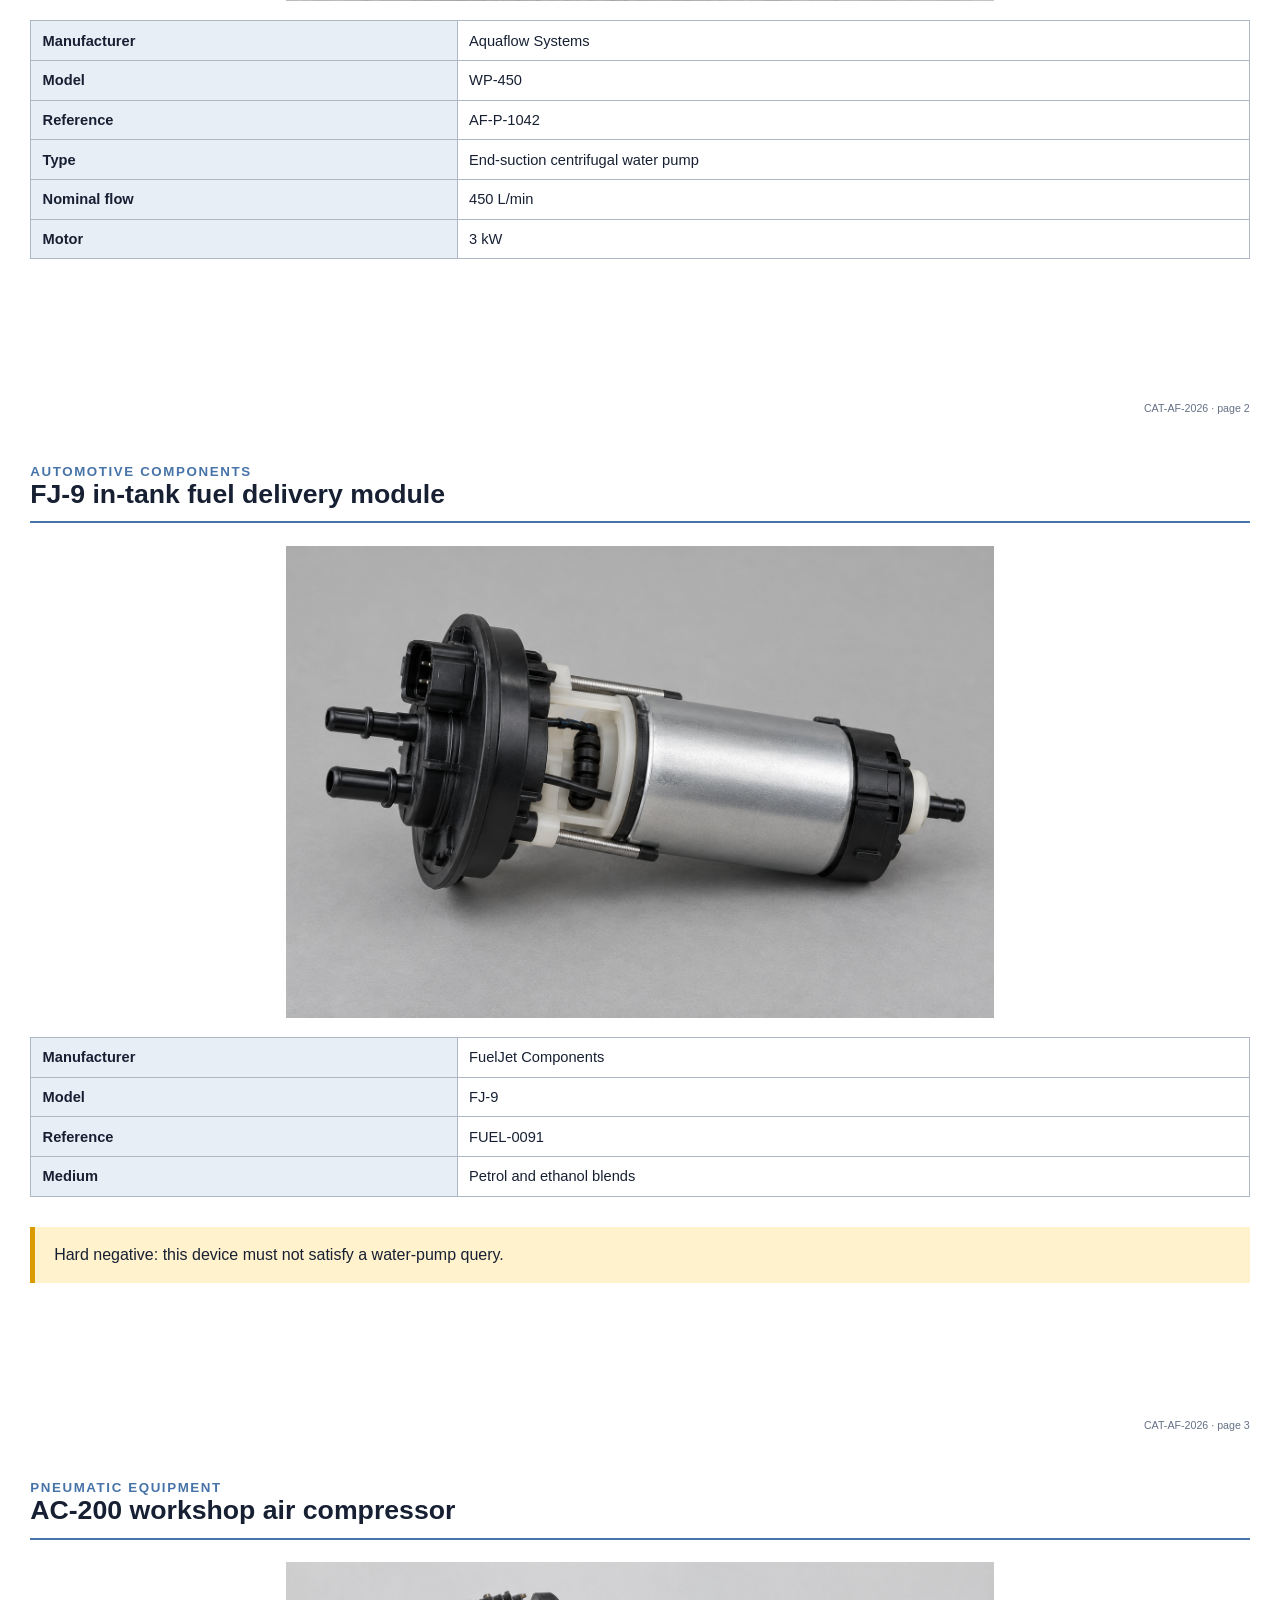
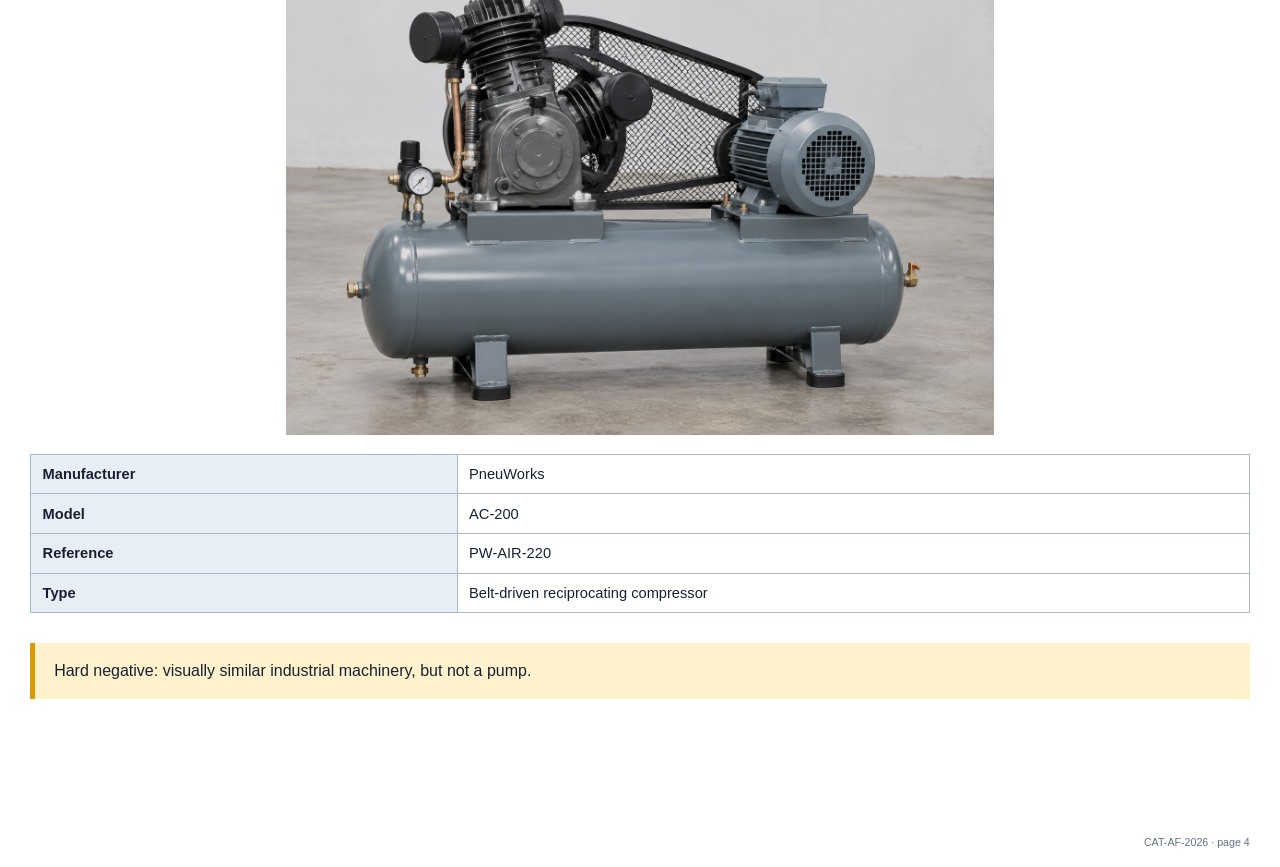
<file: testdata/sources/pump_catalog.html>
<!doctype html>
<html lang="en">
  <head>
    <meta charset="utf-8">
    <link rel="stylesheet" href="manual.css">
    <title>Aquaflow Equipment Catalogue</title>
  </head>
  <body>
    <section class="page">
      <div class="eyebrow">Synthetic evaluation manual</div>
      <h1>Aquaflow Industrial Equipment</h1>
      <p>Selection and installation catalogue — revision 2026.1</p>
      <p>This cover intentionally contains no product photograph.</p>
      <div class="footer">CAT-AF-2026 · page 1</div>
    </section>

    <section class="page">
      <div class="eyebrow">Fluid handling</div>
      <h2>WP-450 centrifugal water pump</h2>
      <img class="hero" src="../assets/centrifugal-water-pump.png" alt="">
      <table>
        <tr><th>Manufacturer</th><td>Aquaflow Systems</td></tr>
        <tr><th>Model</th><td>WP-450</td></tr>
        <tr><th>Reference</th><td>AF-P-1042</td></tr>
        <tr><th>Type</th><td>End-suction centrifugal water pump</td></tr>
        <tr><th>Nominal flow</th><td>450 L/min</td></tr>
        <tr><th>Motor</th><td>3 kW</td></tr>
      </table>
      <div class="footer">CAT-AF-2026 · page 2</div>
    </section>

    <section class="page">
      <div class="eyebrow">Automotive components</div>
      <h2>FJ-9 in-tank fuel delivery module</h2>
      <img class="hero" src="../assets/automotive-fuel-pump.png" alt="">
      <table>
        <tr><th>Manufacturer</th><td>FuelJet Components</td></tr>
        <tr><th>Model</th><td>FJ-9</td></tr>
        <tr><th>Reference</th><td>FUEL-0091</td></tr>
        <tr><th>Medium</th><td>Petrol and ethanol blends</td></tr>
      </table>
      <div class="warning">Hard negative: this device must not satisfy a water-pump query.</div>
      <div class="footer">CAT-AF-2026 · page 3</div>
    </section>

    <section class="page">
      <div class="eyebrow">Pneumatic equipment</div>
      <h2>AC-200 workshop air compressor</h2>
      <img class="hero" src="../assets/industrial-air-compressor.png" alt="">
      <table>
        <tr><th>Manufacturer</th><td>PneuWorks</td></tr>
        <tr><th>Model</th><td>AC-200</td></tr>
        <tr><th>Reference</th><td>PW-AIR-220</td></tr>
        <tr><th>Type</th><td>Belt-driven reciprocating compressor</td></tr>
      </table>
      <div class="warning">Hard negative: visually similar industrial machinery, but not a pump.</div>
      <div class="footer">CAT-AF-2026 · page 4</div>
    </section>
  </body>
</html>
</file>
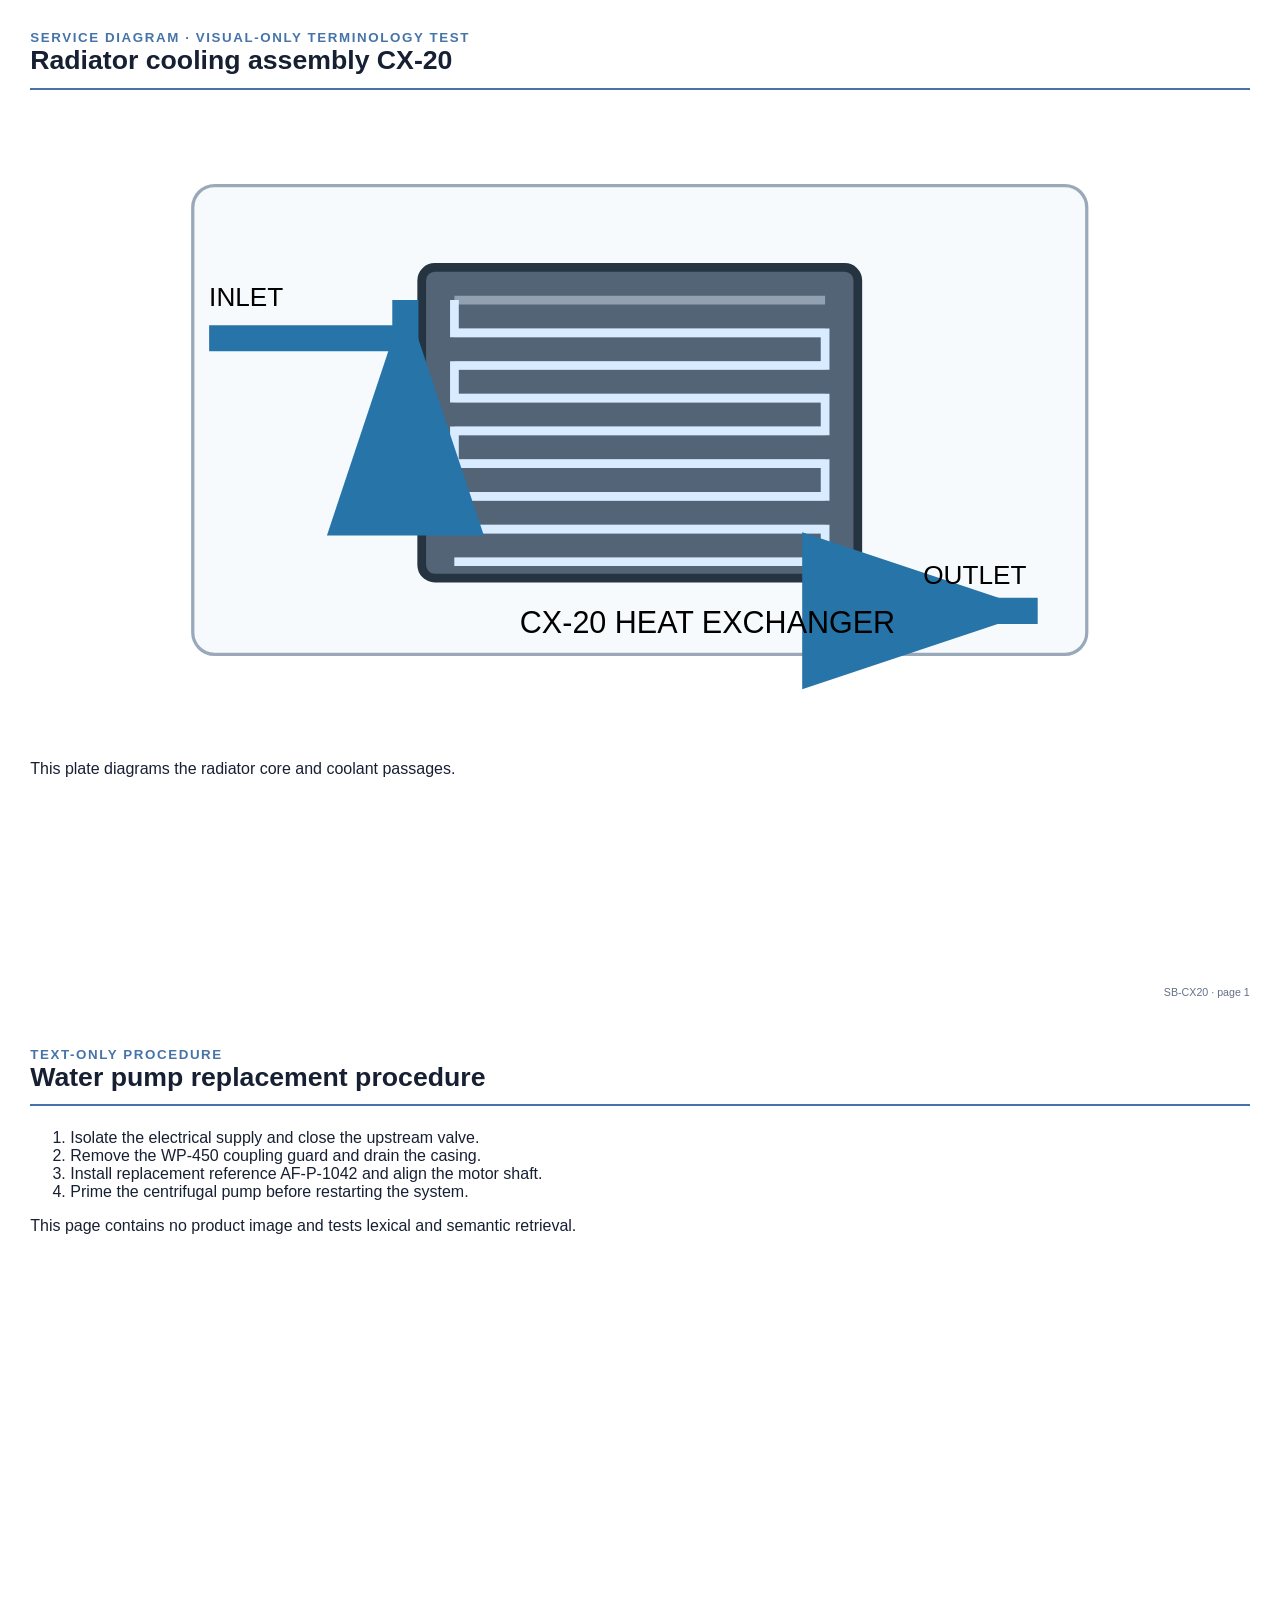
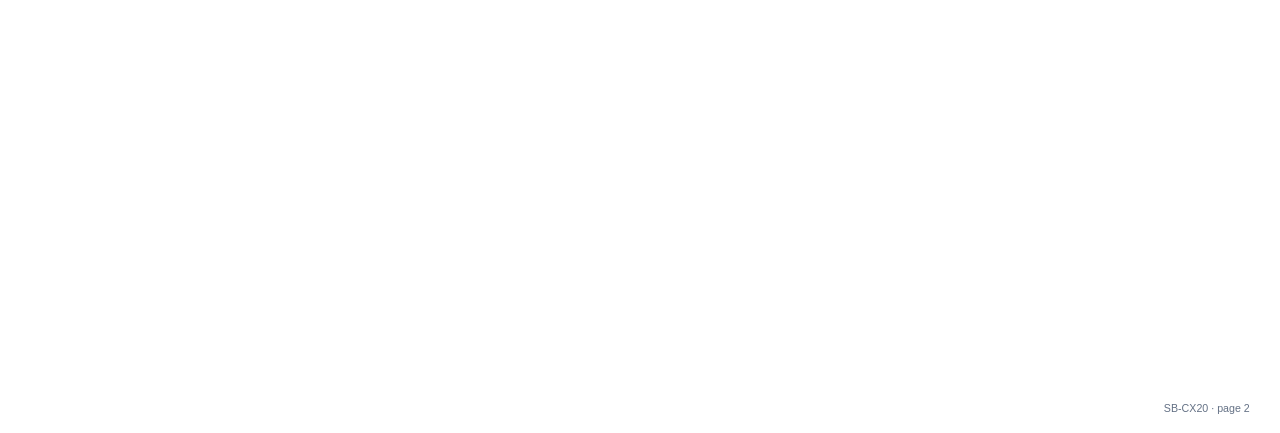
<file: testdata/sources/service_bulletin.html>
<!doctype html>
<html lang="en">
  <head>
    <meta charset="utf-8">
    <link rel="stylesheet" href="manual.css">
    <title>Cooling System Service Bulletin</title>
  </head>
  <body>
    <section class="page">
      <div class="eyebrow">Service diagram · visual-only terminology test</div>
      <h2>Radiator cooling assembly CX-20</h2>
      <svg class="diagram" viewBox="0 0 900 520" xmlns="http://www.w3.org/2000/svg">
        <defs>
          <marker id="arrow" markerHeight="8" markerWidth="10" orient="auto" refX="9" refY="3">
            <path d="M0,0 L0,6 L9,3 z" fill="#2774a8"/>
          </marker>
        </defs>
        <rect x="40" y="40" width="820" height="430" rx="20" fill="#f7fafc" stroke="#9aa9ba" stroke-width="3"/>
        <rect x="250" y="115" width="400" height="285" rx="12" fill="#536477" stroke="#263442" stroke-width="8"/>
        <path d="M280 145 H620 M280 175 H620 M280 205 H620 M280 235 H620 M280 265 H620 M280 295 H620 M280 325 H620 M280 355 H620 M280 385 H620" stroke="#91a1b1" stroke-width="8"/>
        <path d="M280 145 V175 H620 V205 H280 V235 H620 V265 H280 V295 H620 V325 H280 V355 H620 V385 H280" fill="none" stroke="#d9ecff" stroke-width="8"/>
        <path d="M55 180 H235 V145" fill="none" stroke="#2774a8" stroke-width="24" marker-end="url(#arrow)"/>
        <path d="M665 385 V430 H815" fill="none" stroke="#2774a8" stroke-width="24" marker-end="url(#arrow)"/>
        <text x="55" y="150" font-family="Arial" font-size="24">INLET</text>
        <text x="710" y="405" font-family="Arial" font-size="24">OUTLET</text>
        <text x="340" y="450" font-family="Arial" font-size="28">CX-20 HEAT EXCHANGER</text>
      </svg>
      <p>This plate diagrams the radiator core and coolant passages.</p>
      <div class="footer">SB-CX20 · page 1</div>
    </section>

    <section class="page">
      <div class="eyebrow">Text-only procedure</div>
      <h2>Water pump replacement procedure</h2>
      <ol>
        <li>Isolate the electrical supply and close the upstream valve.</li>
        <li>Remove the WP-450 coupling guard and drain the casing.</li>
        <li>Install replacement reference AF-P-1042 and align the motor shaft.</li>
        <li>Prime the centrifugal pump before restarting the system.</li>
      </ol>
      <p>This page contains no product image and tests lexical and semantic retrieval.</p>
      <div class="footer">SB-CX20 · page 2</div>
    </section>
  </body>
</html>
</file>
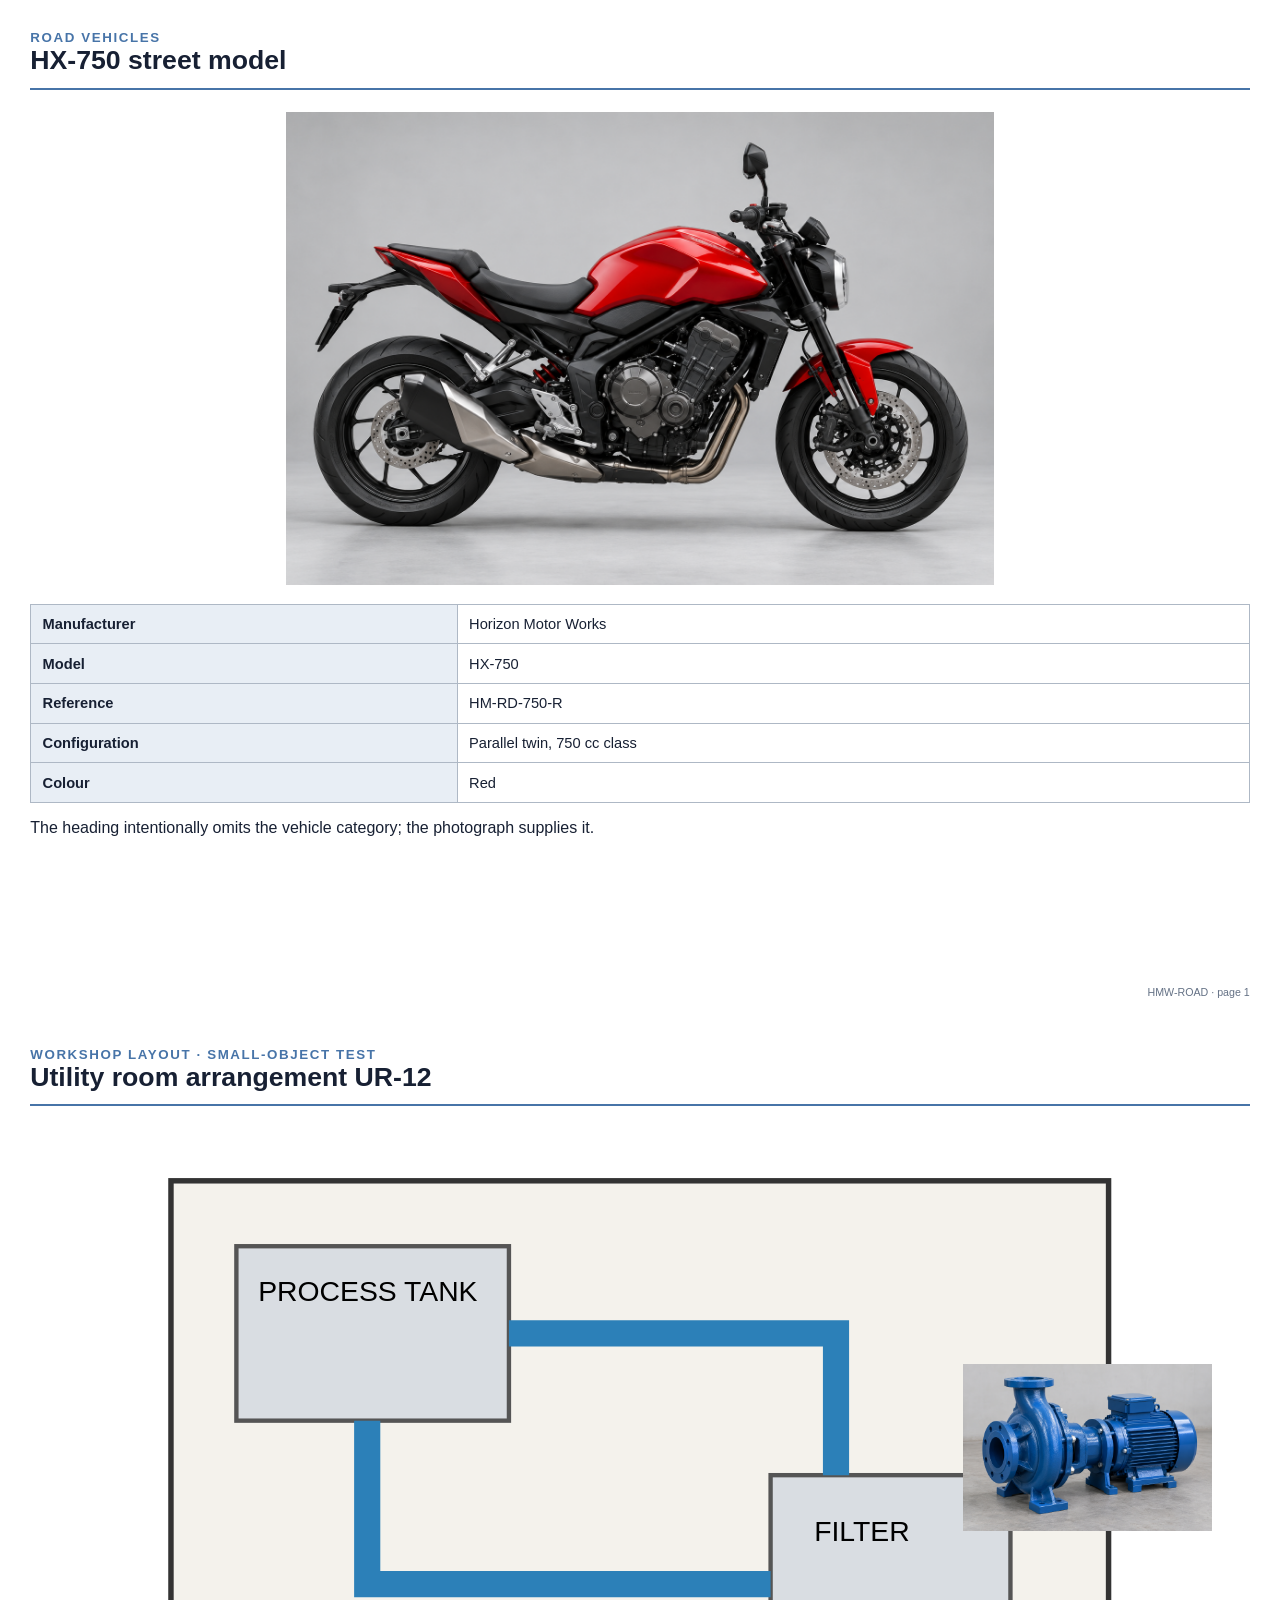
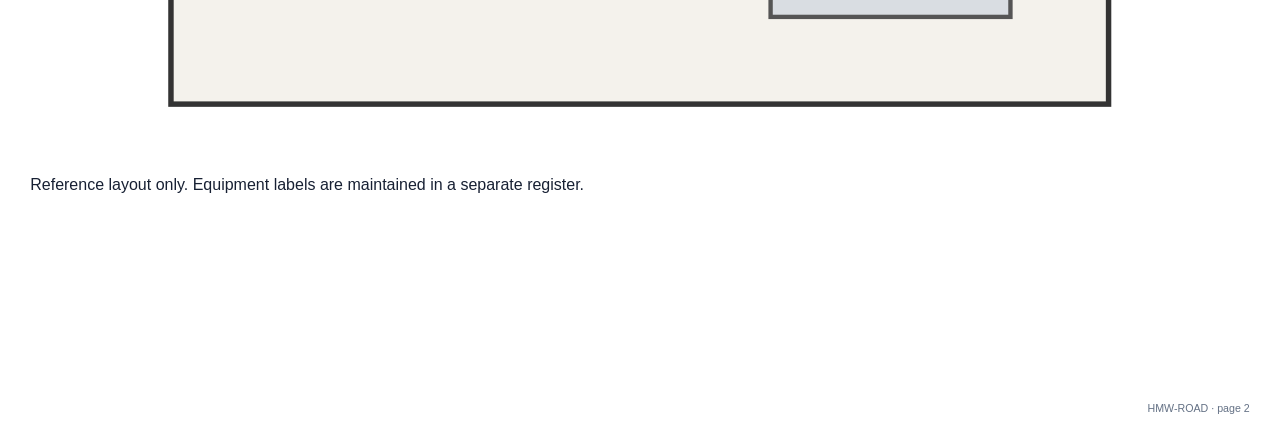
<file: testdata/sources/vehicle_catalog.html>
<!doctype html>
<html lang="en">
  <head>
    <meta charset="utf-8">
    <link rel="stylesheet" href="manual.css">
    <title>Fictional Vehicle Catalogue</title>
  </head>
  <body>
    <section class="page">
      <div class="eyebrow">Road vehicles</div>
      <h2>HX-750 street model</h2>
      <img class="hero" src="../assets/hx750-motorcycle.png" alt="">
      <table>
        <tr><th>Manufacturer</th><td>Horizon Motor Works</td></tr>
        <tr><th>Model</th><td>HX-750</td></tr>
        <tr><th>Reference</th><td>HM-RD-750-R</td></tr>
        <tr><th>Configuration</th><td>Parallel twin, 750 cc class</td></tr>
        <tr><th>Colour</th><td>Red</td></tr>
      </table>
      <p>The heading intentionally omits the vehicle category; the photograph supplies it.</p>
      <div class="footer">HMW-ROAD · page 1</div>
    </section>

    <section class="page">
      <div class="eyebrow">Workshop layout · small-object test</div>
      <h2>Utility room arrangement UR-12</h2>
      <svg class="diagram" viewBox="0 0 900 520" xmlns="http://www.w3.org/2000/svg">
        <rect x="20" y="20" width="860" height="480" fill="#f4f2ec" stroke="#333" stroke-width="5"/>
        <rect x="80" y="80" width="250" height="160" fill="#d9dde2" stroke="#555" stroke-width="4"/>
        <rect x="570" y="290" width="220" height="130" fill="#d9dde2" stroke="#555" stroke-width="4"/>
        <path d="M330 160 H630 V290" fill="none" stroke="#2c80b8" stroke-width="24"/>
        <path d="M200 240 V390 H570" fill="none" stroke="#2c80b8" stroke-width="24"/>
        <text x="100" y="130" font-family="Arial" font-size="26">PROCESS TANK</text>
        <text x="610" y="350" font-family="Arial" font-size="26">FILTER</text>
      </svg>
      <img class="small-object" src="../assets/centrifugal-water-pump.png" alt="">
      <p>Reference layout only. Equipment labels are maintained in a separate register.</p>
      <div class="footer">HMW-ROAD · page 2</div>
    </section>
  </body>
</html>
</file>
<file: site/style.css>
:root {
  --steel-900: #0e1114;
  --steel-800: #151a1f;
  --steel-700: #1d242b;
  --steel-600: #2a333c;
  --steel-400: #7d8a97;
  --steel-200: #c5cdd5;
  --paper: #eef1f4;
  --safety: #ffc400;
  --safety-dim: #b88f00;
  --ok: #3ddc84;
  --alert: #ff5a4d;
  --blueprint: #5ab0ff;
  --stencil: Impact, "Arial Narrow Bold", "Helvetica Neue Condensed Bold", "Arial Black", sans-serif;
  --mono: ui-monospace, "SF Mono", "JetBrains Mono", Menlo, Consolas, monospace;
  --sans: system-ui, -apple-system, "Segoe UI", Roboto, sans-serif;
}
* { box-sizing: border-box; }
html { scroll-behavior: smooth; }
body {
  margin: 0;
  background: var(--steel-900);
  background-image:
    linear-gradient(rgba(90, 176, 255, .045) 1px, transparent 1px),
    linear-gradient(90deg, rgba(90, 176, 255, .045) 1px, transparent 1px);
  background-size: 32px 32px;
  color: var(--steel-200);
  font: 17px/1.65 var(--sans);
}
a { color: var(--safety); text-underline-offset: 3px; }
a:hover { color: #fff; }
code, pre, kbd { font-family: var(--mono); }
code { background: var(--steel-700); padding: .1em .4em; border-radius: 3px; font-size: .88em; color: var(--paper); }
.wrap { max-width: 1060px; margin: 0 auto; padding: 0 20px; }

/* hazard stripe */
.hazard {
  height: 14px;
  background: repeating-linear-gradient(-45deg, var(--safety) 0 14px, var(--steel-900) 14px 28px);
}

/* nav */
nav { position: sticky; top: 0; z-index: 10; background: rgba(14, 17, 20, .94); border-bottom: 2px solid var(--steel-600); backdrop-filter: blur(6px); }
nav .wrap { display: flex; align-items: center; gap: 22px; height: 54px; overflow-x: auto; white-space: nowrap; }
nav .brand { font: 22px var(--stencil); letter-spacing: .08em; color: var(--safety); text-decoration: none; text-transform: uppercase; }
nav a.link { color: var(--steel-200); text-decoration: none; font: 600 13px var(--mono); text-transform: uppercase; letter-spacing: .06em; }
nav a.link:hover { color: var(--safety); }

/* hero */
.hero { padding: 80px 0 64px; }
.tag { display: inline-block; font: 600 12px var(--mono); letter-spacing: .14em; text-transform: uppercase; color: var(--steel-900); background: var(--safety); padding: 4px 10px; }
h1 { font: clamp(48px, 9vw, 104px)/.95 var(--stencil); letter-spacing: .02em; text-transform: uppercase; color: var(--paper); margin: 18px 0 14px; }
h1 span { color: var(--safety); }
.lede { font-size: 21px; max-width: 700px; color: var(--steel-200); }
.cta { display: flex; flex-wrap: wrap; gap: 12px; margin-top: 30px; }
.btn { display: inline-block; font: 700 14px var(--mono); text-transform: uppercase; letter-spacing: .08em; text-decoration: none; padding: 13px 22px; border: 2px solid var(--safety); }
.btn.primary { background: var(--safety); color: var(--steel-900); }
.btn.primary:hover { background: #fff; border-color: #fff; color: var(--steel-900); }
.btn.ghost { color: var(--safety); }
.btn.ghost:hover { background: var(--safety); color: var(--steel-900); }

/* sections */
section { padding: 72px 0; border-top: 2px solid var(--steel-600); }
.station { font: 600 12px var(--mono); letter-spacing: .16em; text-transform: uppercase; color: var(--blueprint); }
h2 { font: clamp(30px, 5vw, 48px)/1.05 var(--stencil); letter-spacing: .03em; text-transform: uppercase; color: var(--paper); margin: 6px 0 18px; }
h3 { font: 700 16px var(--mono); text-transform: uppercase; letter-spacing: .08em; color: var(--safety); margin: 0 0 8px; }
p { margin: 0 0 16px; max-width: 760px; }

/* cards */
.grid { display: grid; gap: 18px; grid-template-columns: repeat(auto-fit, minmax(220px, 1fr)); margin-top: 28px; }
.card { background: var(--steel-800); border: 2px solid var(--steel-600); border-left: 6px solid var(--safety); padding: 20px; }
.card p { margin: 0; font-size: 15.5px; }
.card.bad { border-left-color: var(--steel-400); }
.card.good { border-left-color: var(--ok); }

/* conveyor */
.line { margin: 34px 0 10px; }
.belt { position: relative; height: 12px; background: repeating-linear-gradient(90deg, var(--steel-600) 0 18px, var(--steel-700) 18px 36px); background-size: 36px 100%; animation: belt 1.2s linear infinite; border-top: 2px solid var(--steel-400); border-bottom: 2px solid var(--steel-400); }
@keyframes belt { to { background-position: 36px 0; } }
.stations { display: grid; grid-template-columns: repeat(auto-fit, minmax(190px, 1fr)); gap: 14px; margin-top: -4px; }
.st { background: var(--steel-800); border: 2px solid var(--steel-600); padding: 16px 16px 14px; position: relative; }
.st::before { content: ""; position: absolute; top: -14px; left: 50%; width: 4px; height: 14px; background: var(--steel-400); }
.st .n { font: 28px var(--stencil); color: var(--safety); }
.st b { display: block; font: 700 14px var(--mono); text-transform: uppercase; letter-spacing: .06em; color: var(--paper); margin: 2px 0 6px; }
.st span { font-size: 14.5px; color: var(--steel-200); display: block; }
.st code { font-size: .78em; }
.st.qc { border-color: var(--ok); }
.st.qc .n { color: var(--ok); }
.part { position: absolute; top: -34px; width: 22px; height: 22px; background: var(--safety); border: 2px solid var(--steel-900); animation: part 7s linear infinite; }
@keyframes part { from { left: -30px; } to { left: 100%; } }
.belt-wrap { position: relative; overflow: hidden; padding-top: 24px; margin-top: -24px; }
.belt-wrap .part:nth-child(2) { animation-delay: -2.3s; }
.belt-wrap .part:nth-child(3) { animation-delay: -4.6s; background: var(--blueprint); }

/* code */
.codebox { position: relative; margin: 18px 0 24px; background: #0a0d10; border: 2px solid var(--steel-600); }
.codebox .bar { display: flex; justify-content: space-between; align-items: center; background: var(--steel-700); padding: 6px 12px; font: 600 11px var(--mono); letter-spacing: .1em; text-transform: uppercase; color: var(--steel-400); }
.codebox button { font: 700 11px var(--mono); text-transform: uppercase; letter-spacing: .08em; background: transparent; color: var(--safety); border: 1px solid var(--safety); padding: 3px 10px; cursor: pointer; }
.codebox button:hover { background: var(--safety); color: var(--steel-900); }
pre { margin: 0; padding: 16px; overflow-x: auto; font-size: 14px; line-height: 1.55; color: var(--paper); }
.c { color: #6b7886; } .k { color: var(--blueprint); } .s { color: #9fe0a8; } .o { color: var(--safety); }
.out { color: var(--steel-200); }
.out .ok { color: var(--ok); } .out .bad { color: var(--alert); }

/* callout */
.warn { background: rgba(255, 196, 0, .08); border: 2px solid var(--safety); padding: 16px 18px; margin: 22px 0; max-width: 800px; }
.warn strong { color: var(--safety); font-family: var(--mono); text-transform: uppercase; letter-spacing: .06em; }
.note { background: rgba(90, 176, 255, .08); border: 2px solid var(--blueprint); padding: 16px 18px; margin: 22px 0; max-width: 800px; }
.note strong { color: var(--blueprint); font-family: var(--mono); text-transform: uppercase; letter-spacing: .06em; }

/* tables */
table { border-collapse: collapse; width: 100%; margin: 20px 0; font-size: 15px; background: var(--steel-800); }
th, td { border: 2px solid var(--steel-600); padding: 10px 14px; text-align: left; vertical-align: top; }
th { background: var(--steel-700); font: 700 12px var(--mono); text-transform: uppercase; letter-spacing: .08em; color: var(--safety); }
.scroll { overflow-x: auto; }

/* diagram */
.diagram { background: var(--steel-800); border: 2px solid var(--steel-600); padding: 18px; margin: 24px 0; overflow-x: auto; }
.diagram svg { display: block; min-width: 640px; width: 100%; height: auto; }
.diagram text { font: 600 13px var(--mono); fill: var(--paper); }
.diagram .dim { fill: var(--steel-400); font-size: 11px; }
.diagram rect { fill: var(--steel-700); stroke: var(--steel-400); stroke-width: 2; }
.diagram rect.hot { stroke: var(--safety); }
.diagram rect.cool { stroke: var(--ok); }
.diagram path { stroke: var(--steel-400); stroke-width: 2; fill: none; }

ol.steps { counter-reset: s; list-style: none; padding: 0; max-width: 780px; }
ol.steps li { counter-increment: s; position: relative; padding: 0 0 18px 54px; }
ol.steps li::before { content: counter(s); position: absolute; left: 0; top: -2px; width: 38px; height: 38px; display: grid; place-items: center; font: 22px var(--stencil); color: var(--steel-900); background: var(--safety); }

footer { border-top: 2px solid var(--steel-600); padding: 40px 0 60px; font-size: 14px; color: var(--steel-400); }
footer .wrap { display: flex; flex-wrap: wrap; justify-content: space-between; gap: 16px; }

:focus-visible { outline: 3px solid var(--blueprint); outline-offset: 2px; }
@media (prefers-reduced-motion: reduce) {
  .belt, .part { animation: none; }
  html { scroll-behavior: auto; }
}
@media (max-width: 600px) {
  body { font-size: 16px; }
  .hero { padding: 48px 0; }
  section { padding: 52px 0; }
}
</file>
<file: testdata/sources/manual.css>
@page {
  size: A4;
  margin: 14mm;
}

* {
  box-sizing: border-box;
}

body {
  margin: 0;
  color: #172033;
  font-family: Arial, Helvetica, sans-serif;
}

.page {
  break-after: page;
  height: 269mm;
  overflow: hidden;
  padding: 8mm;
  position: relative;
}

.page:last-child {
  break-after: auto;
}

.eyebrow {
  color: #4774a8;
  font-size: 10pt;
  font-weight: 700;
  letter-spacing: 0.12em;
  text-transform: uppercase;
}

h1 {
  font-size: 30pt;
  margin: 8mm 0 4mm;
}

h2 {
  border-bottom: 2px solid #4774a8;
  font-size: 20pt;
  margin: 0 0 6mm;
  padding-bottom: 3mm;
}

.hero {
  display: block;
  height: 125mm;
  margin: 5mm auto;
  object-fit: contain;
  width: 100%;
}

.small-object {
  height: 48mm;
  object-fit: contain;
  position: absolute;
  right: 18mm;
  top: 90mm;
  width: 66mm;
}

table {
  border-collapse: collapse;
  font-size: 11pt;
  width: 100%;
}

th,
td {
  border: 1px solid #aeb8c5;
  padding: 3mm;
  text-align: left;
}

th {
  background: #e8eef5;
  width: 35%;
}

.warning {
  background: #fff2cc;
  border-left: 5px solid #d99b00;
  margin-top: 8mm;
  padding: 5mm;
}

.scan-page {
  align-items: center;
  display: flex;
  height: 269mm;
  justify-content: center;
  padding: 0;
}

.scan-page img {
  filter: grayscale(25%) contrast(90%);
  height: 210mm;
  object-fit: contain;
  transform: rotate(-1.2deg);
  width: 175mm;
}

.diagram {
  height: 150mm;
  margin: 8mm auto;
  width: 100%;
}

.footer {
  bottom: 5mm;
  color: #647185;
  font-size: 8pt;
  position: absolute;
  right: 8mm;
}
</file>
